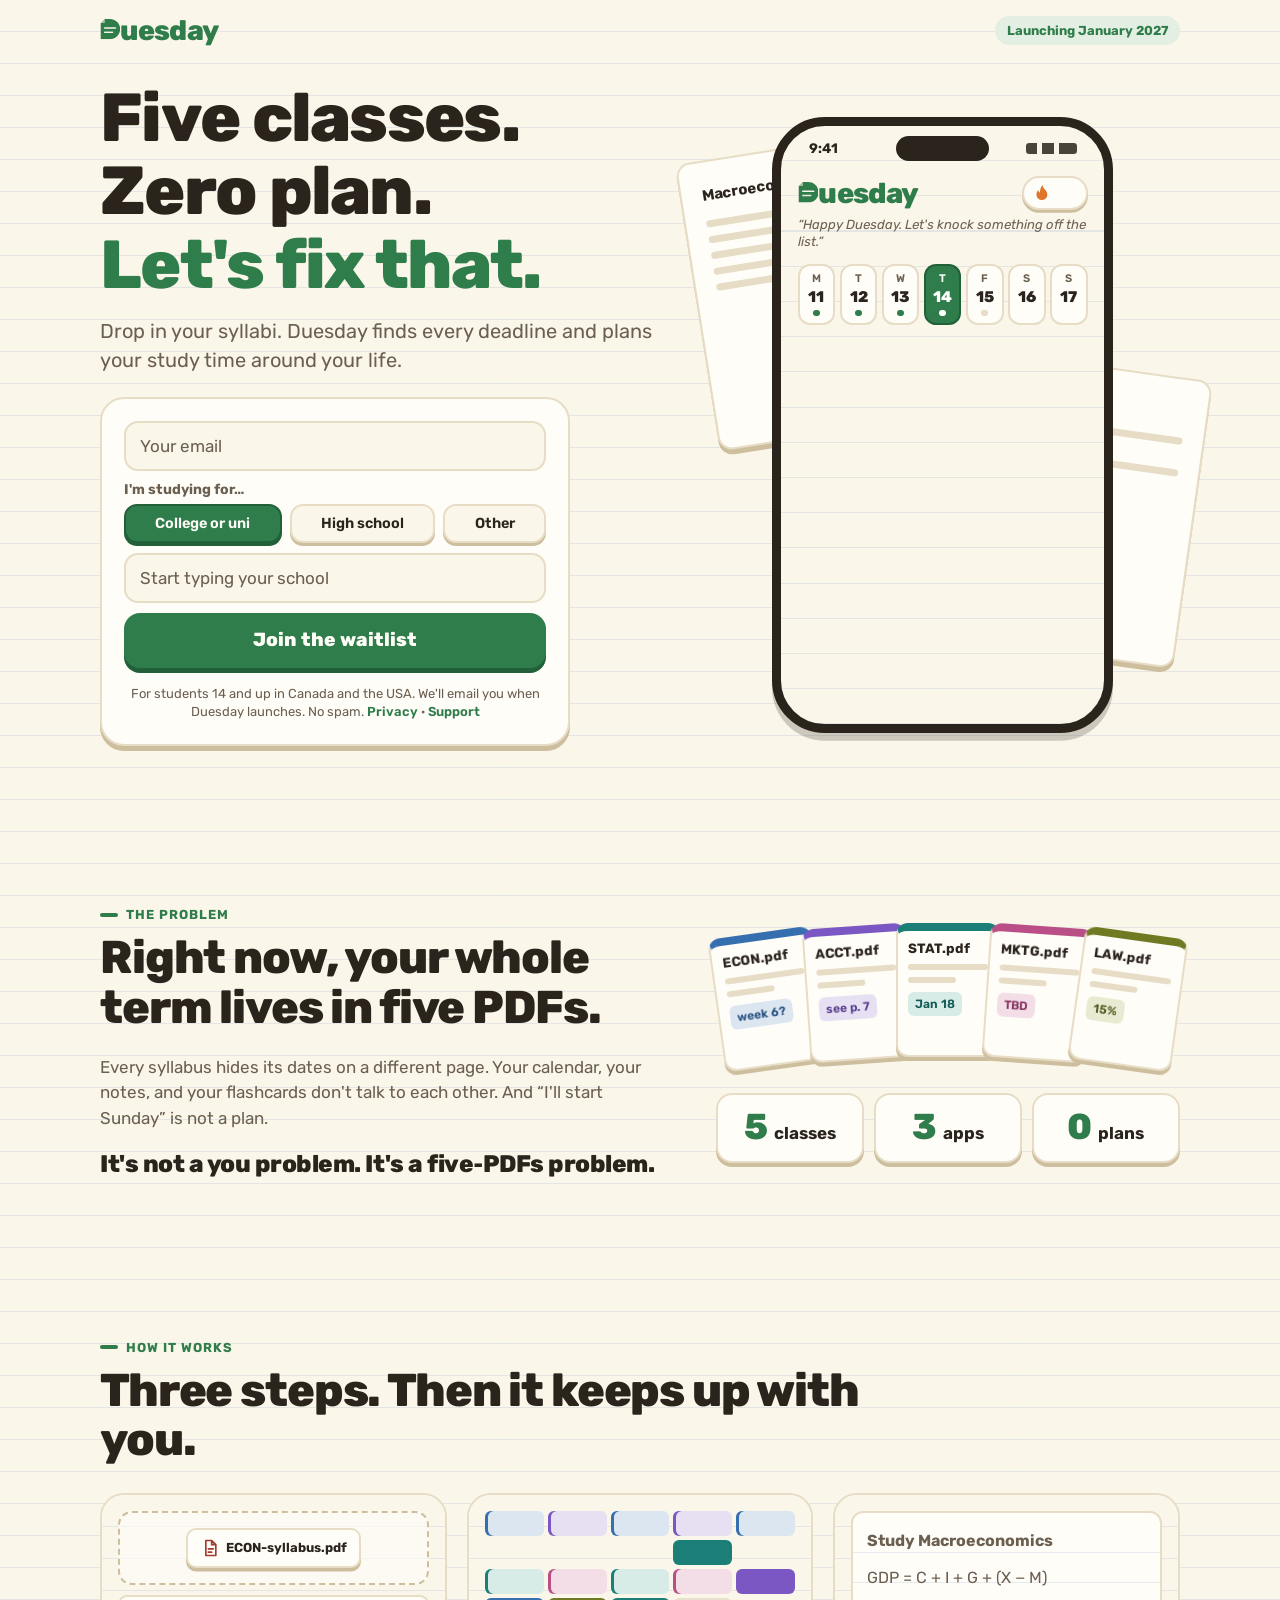
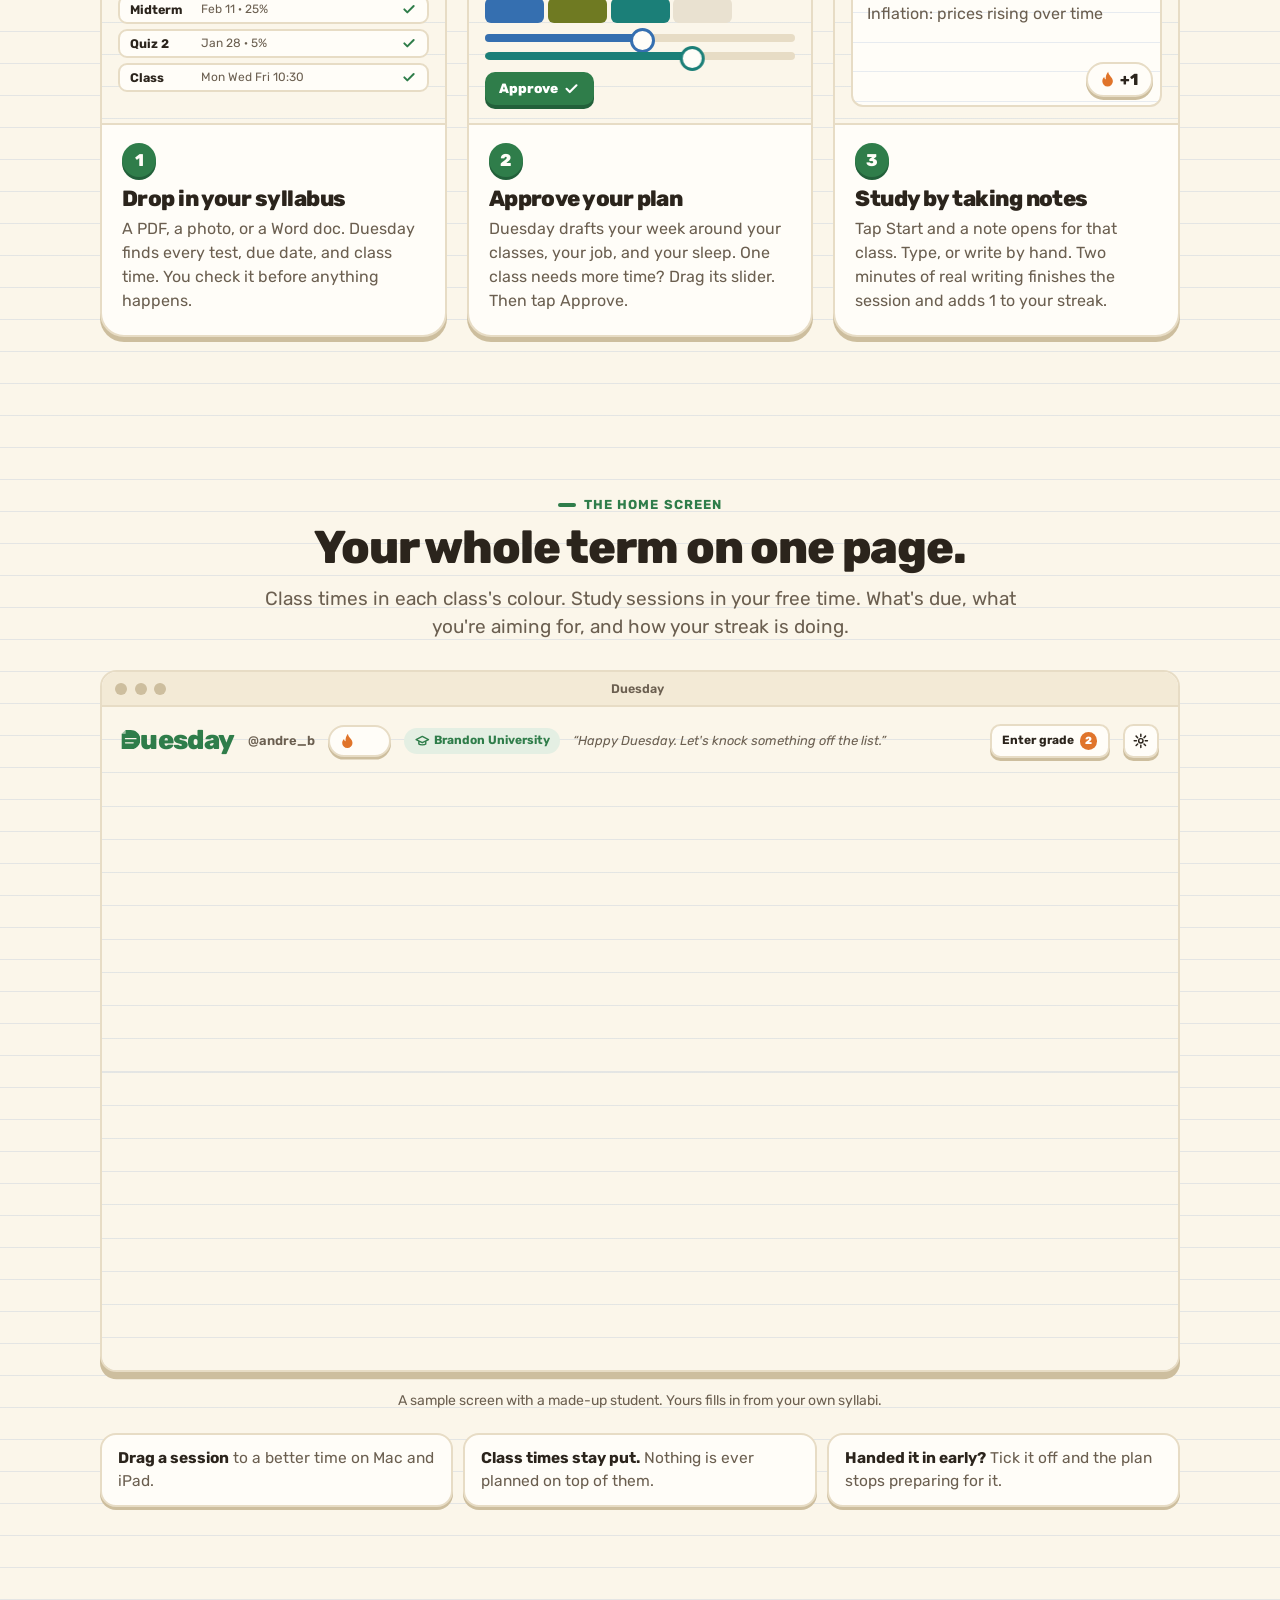
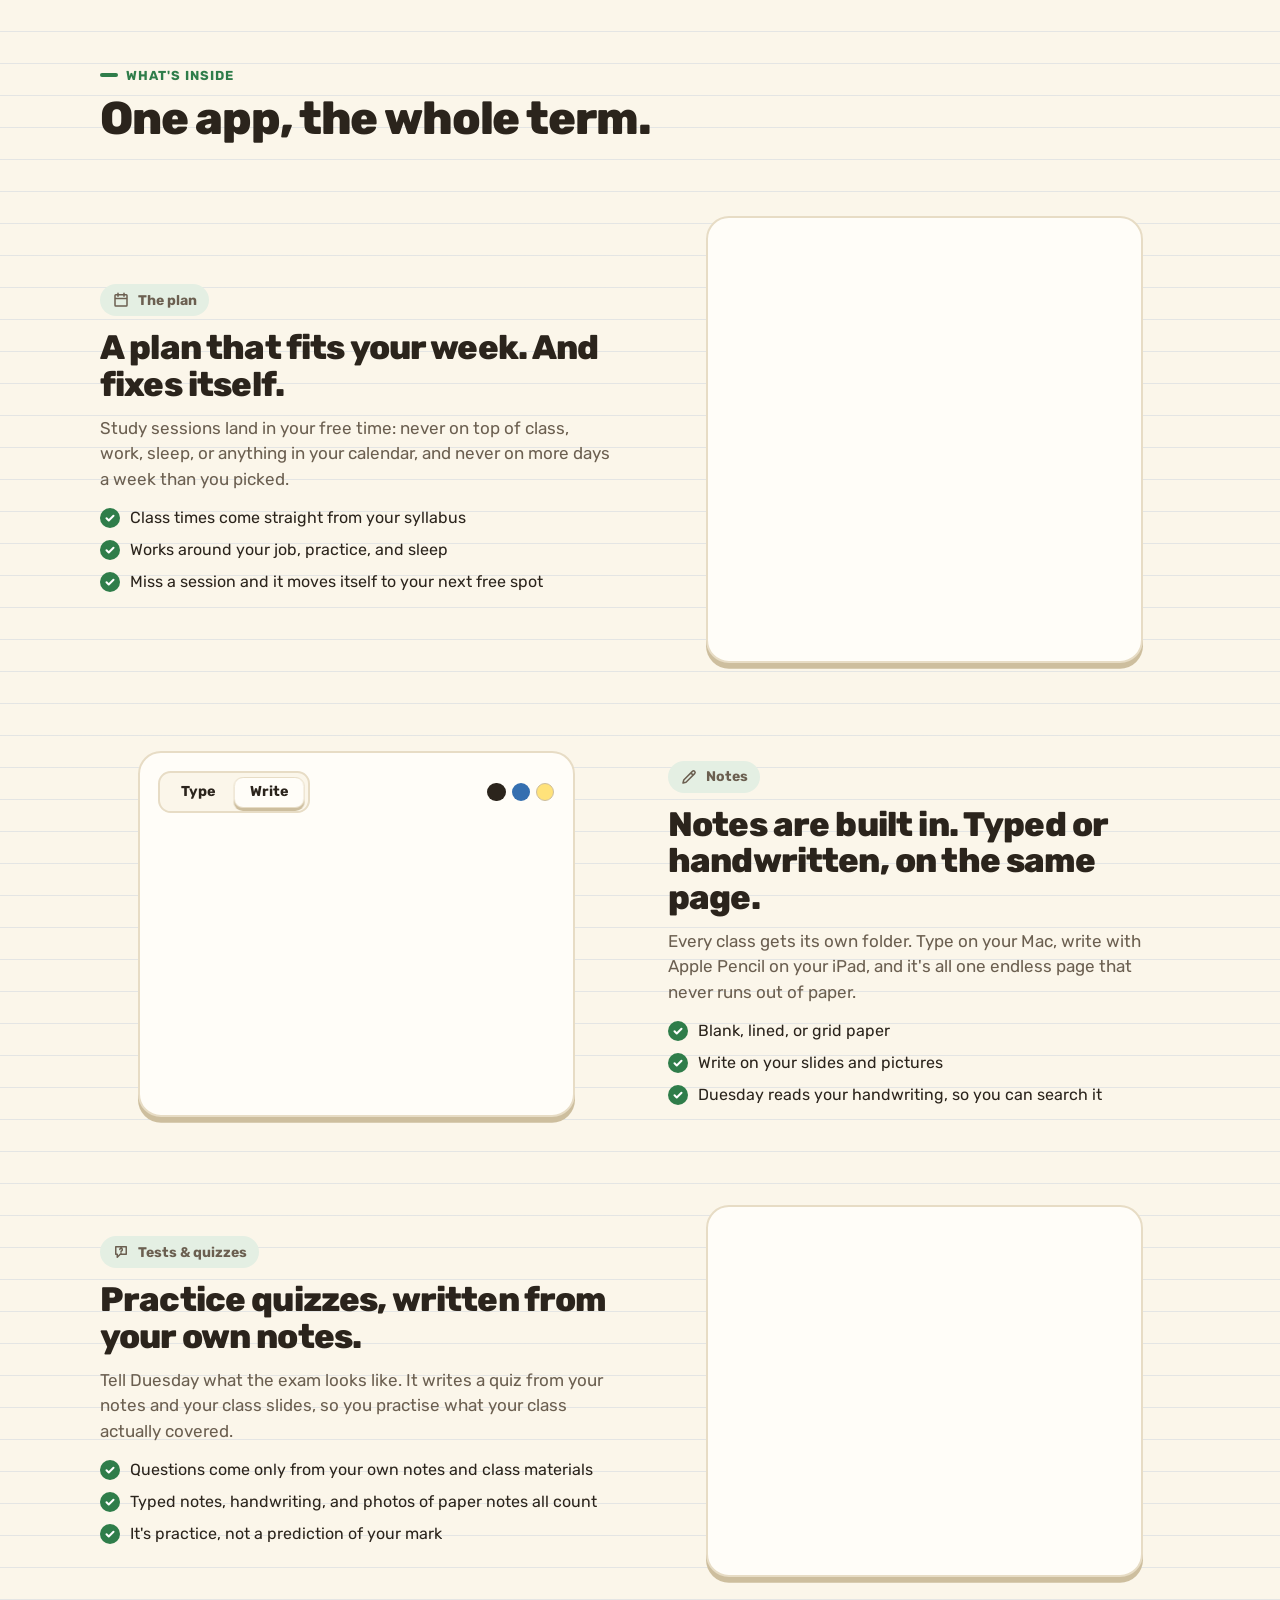
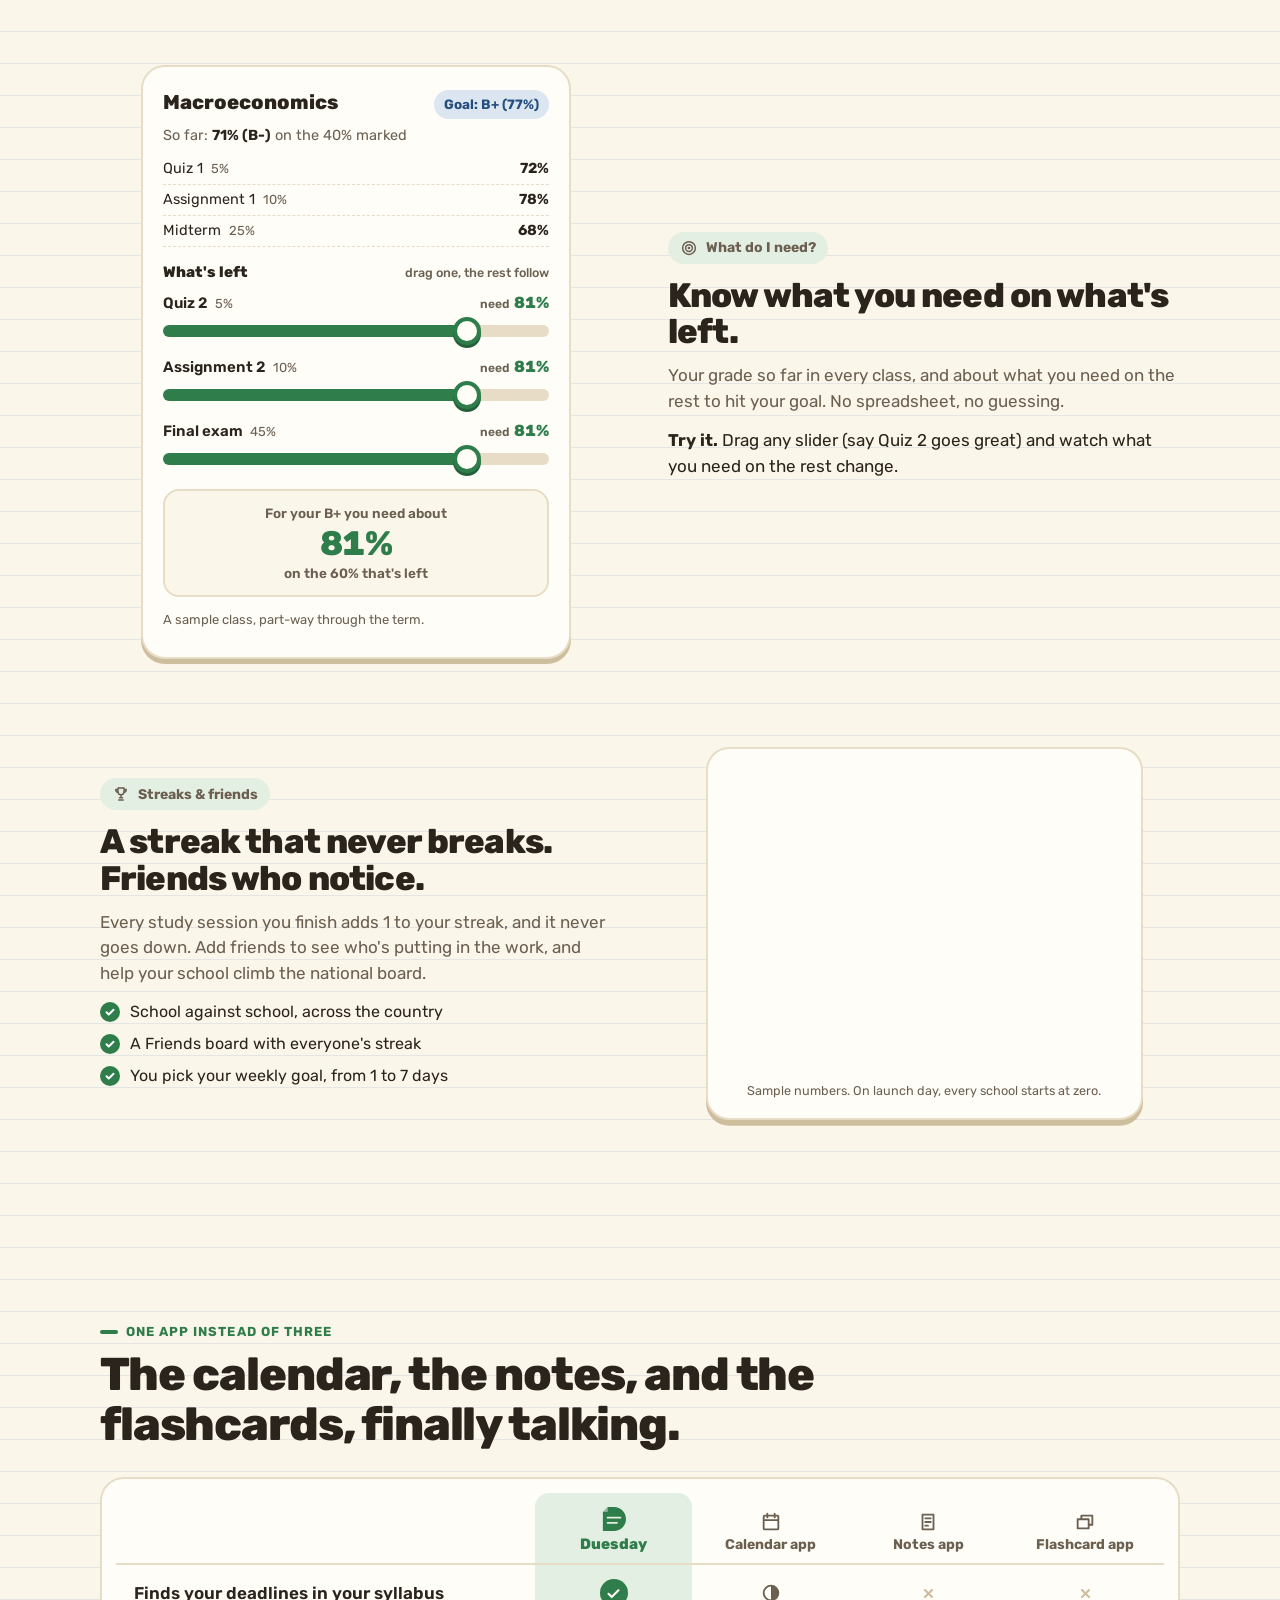
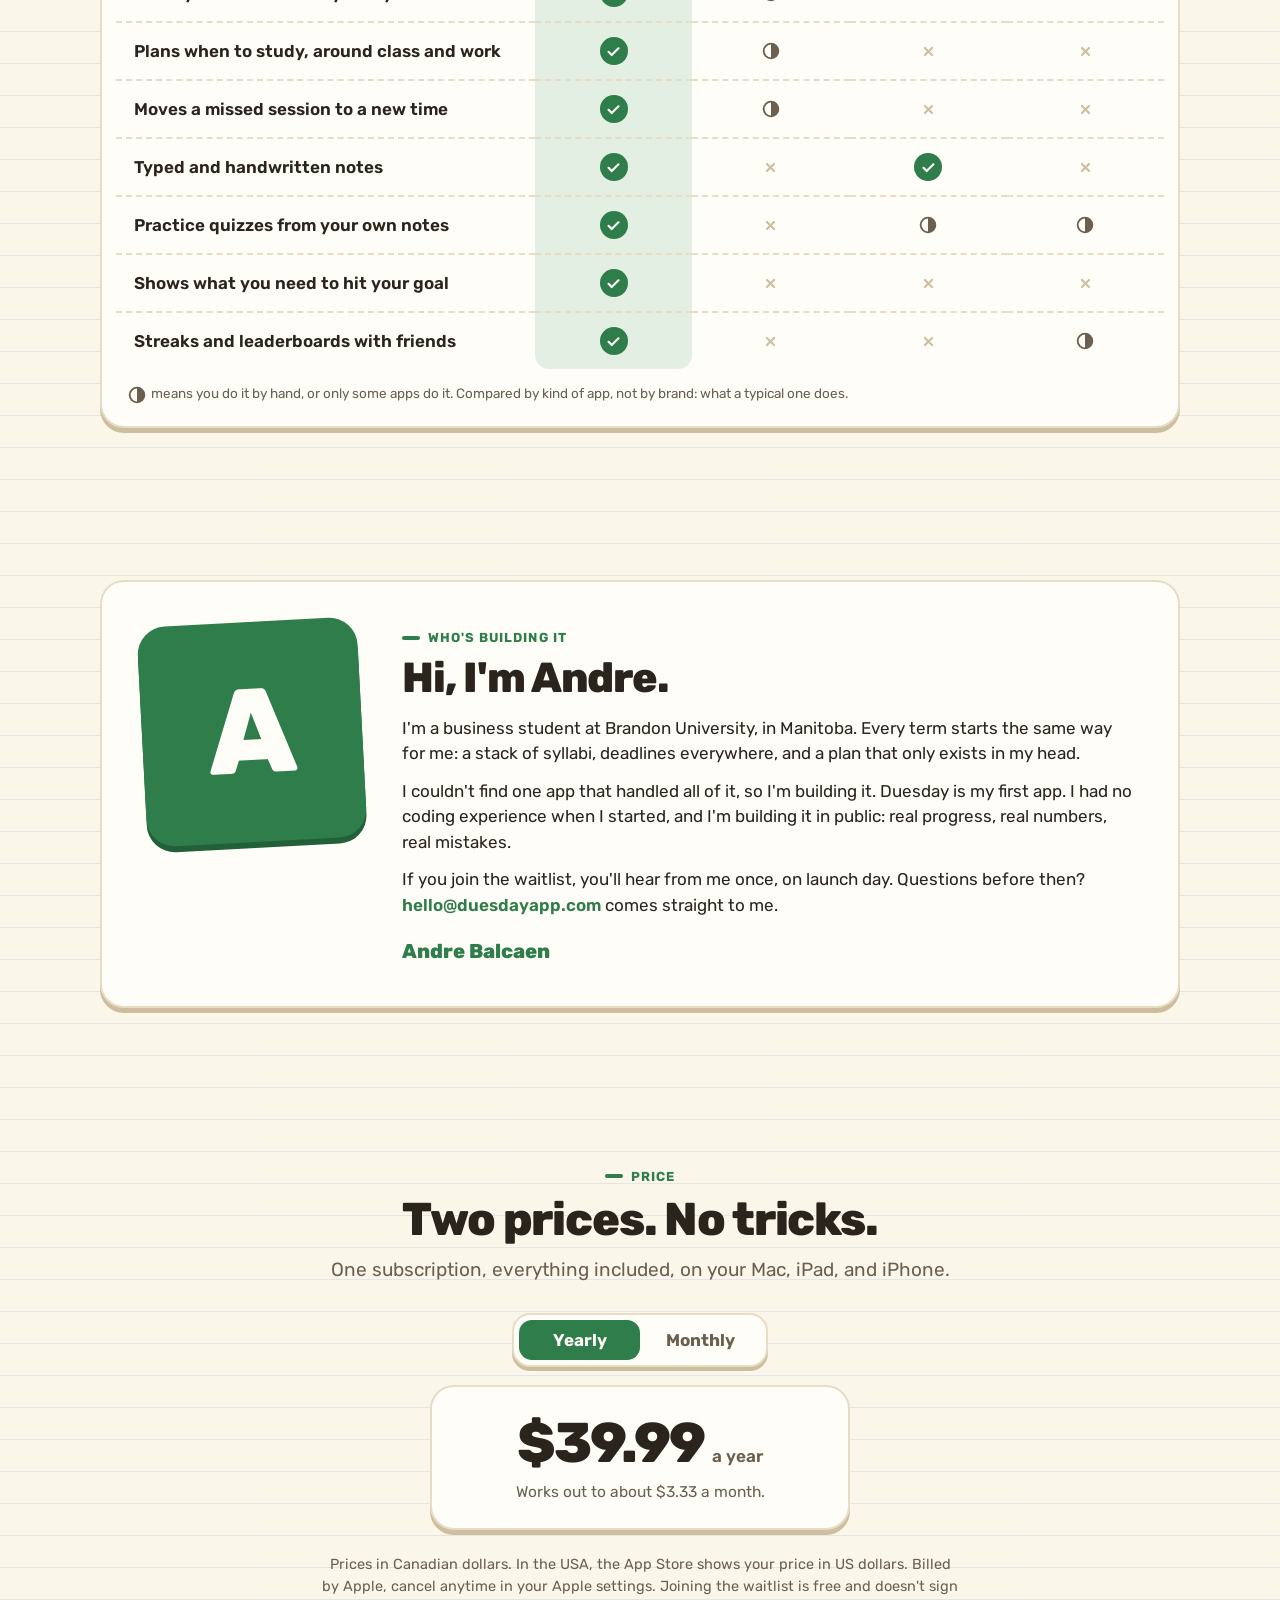
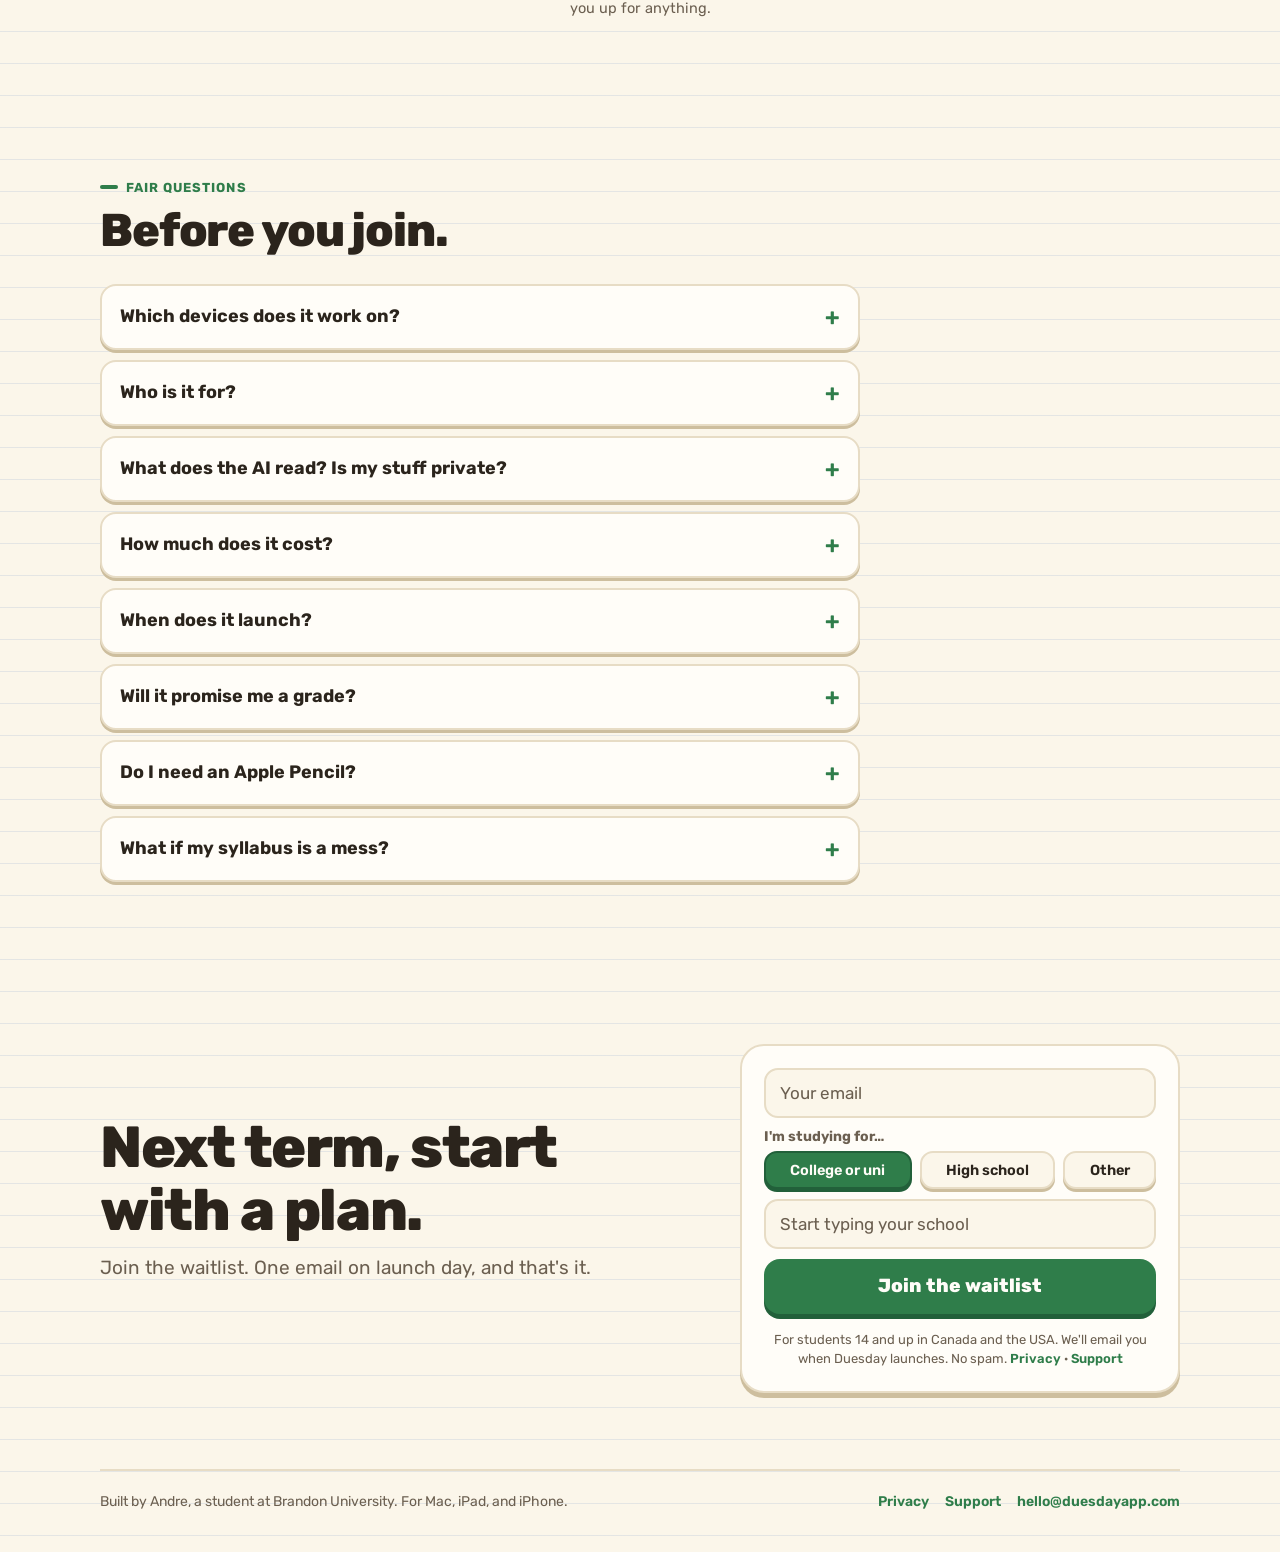
<file: index.html>
<!doctype html>
<html lang="en">
<head>
  <meta charset="utf-8">
  <meta name="viewport" content="width=device-width, initial-scale=1, viewport-fit=cover">
  <meta name="color-scheme" content="light only">
  <title>Duesday: Five classes. Zero plan. Let's fix that.</title>
  <meta name="description" content="Drop in your syllabi. Duesday finds every deadline and plans your study time around your life. Notes, streaks, and friends built in. Join the waitlist: launching January 2027.">
  <meta name="theme-color" content="#FBF6EA">
  <meta property="og:title" content="Five classes. Zero plan. Let's fix that.">
  <meta property="og:description" content="Drop in your syllabi. Duesday finds every deadline and plans your study time around your life. Join the waitlist.">
  <meta property="og:url" content="https://duesdayapp.com/">
  <meta property="og:type" content="website">
  <meta property="og:site_name" content="Duesday">
  <meta property="og:image" content="https://duesdayapp.com/og.png">
  <meta property="og:image:width" content="1200">
  <meta property="og:image:height" content="630">
  <meta property="og:image:alt" content="Duesday: Five classes. Zero plan. Let's fix that.">
  <meta name="twitter:card" content="summary_large_image">
  <meta name="twitter:image" content="https://duesdayapp.com/og.png">
  <link rel="icon" href="favicon.svg?v=2" type="image/svg+xml">
  <link rel="icon" href="icon-32.png?v=2" type="image/png" sizes="32x32">
  <link rel="icon" href="icon-192.png?v=2" type="image/png" sizes="192x192">
  <link rel="apple-touch-icon" href="apple-touch-icon.png">
  <!-- Scroll animations wait for app.js. If it never arrives (slow or blocked), everything simply shows. -->
  <script>document.documentElement.className="reveal-on";setTimeout(function(){if(!window.duesdayReady)document.documentElement.className=""},3000)</script>
  <link rel="preconnect" href="https://fonts.googleapis.com">
  <link rel="preconnect" href="https://fonts.gstatic.com" crossorigin>
  <link rel="stylesheet" href="https://fonts.googleapis.com/css2?family=Rubik:wght@400..800&display=swap">
  <link rel="stylesheet" href="style.css">
  <script src="app.js" defer></script>
</head>
<body class="funnel">
  <!-- Icons, drawn once and reused. -->
  <svg width="0" height="0" style="position:absolute" aria-hidden="true" focusable="false">
    <defs>
      <symbol id="mark" viewBox="22 22 56 56"><path fill-rule="evenodd" d="M24 33L35 22H50C65.46 22 78 34.54 78 50S65.46 78 50 78H24Z M24 33L35 33L35 22Z M35 45H65A2 2 0 0 1 65 49H35A2 2 0 0 1 35 45Z M35 57H57A2 2 0 0 1 57 61H35A2 2 0 0 1 35 57Z"/><path opacity=".45" d="M24 33L35 22V33Z"/></symbol>
      <symbol id="i-flame" viewBox="0 0 24 24"><path d="M12.7 2.3c.4 2.7 1.9 4.3 3.3 6 1.4 1.6 2.6 3.3 2.6 5.8a6.6 6.6 0 0 1-13.2 0c0-2.2 1-3.9 2.4-5.2.1 1.4.8 2.5 1.9 3-.3-3.5.8-7 3-9.6z"/></symbol>
      <symbol id="i-check" viewBox="0 0 24 24"><path d="M5 12.5l4.5 4.5L19 7.5"/></symbol>
      <symbol id="i-x" viewBox="0 0 24 24"><path d="M7 7l10 10M17 7L7 17"/></symbol>
      <symbol id="i-half" viewBox="0 0 24 24"><circle cx="12" cy="12" r="8"/><path d="M12 4a8 8 0 0 1 0 16z" fill="currentColor" stroke="none"/></symbol>
      <symbol id="i-doc" viewBox="0 0 24 24"><path d="M7 3h7l5 5v13H7z M14 3v5h5 M10 13h6 M10 17h4"/></symbol>
      <symbol id="i-cal" viewBox="0 0 24 24"><path d="M5 5h14a1 1 0 0 1 1 1v13a1 1 0 0 1-1 1H5a1 1 0 0 1-1-1V6a1 1 0 0 1 1-1z M4 10h16 M8 3v4 M16 3v4"/></symbol>
      <symbol id="i-note" viewBox="0 0 24 24"><path d="M6 4h12v16H6z M9 8h6 M9 12h6 M9 16h3"/></symbol>
      <symbol id="i-cards" viewBox="0 0 24 24"><path d="M4 9h12v10H4z M8 9V5h12v10h-4"/></symbol>
      <symbol id="i-pencil" viewBox="0 0 24 24"><path d="M4 20l1-4L16.5 4.5a2.1 2.1 0 0 1 3 3L8 19z M14.5 6.5l3 3"/></symbol>
      <symbol id="i-target" viewBox="0 0 24 24"><circle cx="12" cy="12" r="8.5"/><circle cx="12" cy="12" r="4.5"/><circle cx="12" cy="12" r=".8"/></symbol>
      <symbol id="i-trophy" viewBox="0 0 24 24"><path d="M8 4h8v5a4 4 0 0 1-8 0z M8 6H5c0 2.2 1.2 3.7 3.2 4 M16 6h3c0 2.2-1.2 3.7-3.2 4 M12 13v4 M9 20h6 M10 17h4"/></symbol>
      <symbol id="i-quiz" viewBox="0 0 24 24"><path d="M5 5h14v10h-8l-4 4v-4H5z M10.4 8.8a1.7 1.7 0 1 1 2.5 1.5c-.6.3-.9.7-.9 1.3 M12 13.3v.1"/></symbol>
      <symbol id="i-gear" viewBox="0 0 24 24"><circle cx="12" cy="12" r="3"/><path d="M12 3v3M12 18v3M3 12h3M18 12h3M5.6 5.6l2.1 2.1M16.3 16.3l2.1 2.1M5.6 18.4l2.1-2.1M16.3 7.7l2.1-2.1"/></symbol>
      <symbol id="i-cap" viewBox="0 0 24 24"><path d="M3 9.5L12 5l9 4.5-9 4.5z M7 11.5V16c1.5 1.6 8.5 1.6 10 0v-4.5"/></symbol>
      <symbol id="i-eye" viewBox="0 0 24 24"><path d="M2.5 12s3.5-6 9.5-6 9.5 6 9.5 6-3.5 6-9.5 6-9.5-6-9.5-6z"/><circle cx="12" cy="12" r="2.5"/></symbol>
      <symbol id="i-share" viewBox="0 0 24 24"><path d="M12 15V4 M8 8l4-4 4 4 M5 13v6h14v-6"/></symbol>
      <symbol id="i-msg" viewBox="0 0 24 24"><path d="M5 5h14v11h-9l-4 3v-3H5z"/></symbol>
      <symbol id="i-cursor" viewBox="0 0 24 24"><path d="M5 3l14 8-6.5 1.6L10 19z"/></symbol>
    </defs>
  </svg>

  <div class="page">
    <header class="top">
      <a class="wordmark" href="./" aria-label="Duesday home"><svg class="d" aria-hidden="true"><use href="#mark"/></svg><span>uesday</span></a>
      <span class="pill">Launching January 2027</span>
    </header>

    <main>
      <!-- 1. HERO -->
      <section class="hero">
        <div class="hero-copy">
          <h1><span class="l">Five classes.</span> <span class="l">Zero plan.</span> <span class="l hl">Let's fix that.</span></h1>
          <p class="lede">Drop in your syllabi. Duesday finds every deadline and plans your study time around your life.</p>

          <div class="card signup" id="signup">
            <form class="join" novalidate>
              <p class="invited" hidden>A friend saved you a spot. Join and they move up the list.</p>
              <label class="field">
                <span class="sr">Email</span>
                <input type="email" name="email" placeholder="Your email" autocomplete="email" inputmode="email" required>
              </label>
              <fieldset class="who">
                <legend>I'm studying for…</legend>
                <div class="chips">
                  <label class="chip"><input type="radio" name="kind" value="uni" checked><span>College or uni</span></label>
                  <label class="chip"><input type="radio" name="kind" value="high"><span>High school</span></label>
                  <label class="chip"><input type="radio" name="kind" value="other"><span>Other</span></label>
                </div>
              </fieldset>
              <label class="field">
                <span class="sr">School</span>
                <input type="text" name="school" list="schools" placeholder="Start typing your school" autocomplete="off" maxlength="120" required>
              </label>
              <input class="trap" type="text" name="website" tabindex="-1" autocomplete="off" aria-hidden="true">
              <button class="btn" type="submit">
                <span class="label">Join the waitlist</span>
                <span class="spinner" aria-hidden="true"></span>
              </button>
              <p class="error" role="alert" hidden></p>
              <p class="fine">For students 14 and up in Canada and the USA. We'll email you when Duesday launches. No spam. <a href="privacy.html">Privacy</a> · <a href="support.html">Support</a></p>
              <noscript><p class="fine">Joining needs JavaScript. You can also email <a href="mailto:hello@duesdayapp.com">hello@duesdayapp.com</a> and we'll add you.</p></noscript>
            </form>
            <p class="also-in" hidden>You're on the list. <a href="#signup">See your spot and your invite link</a></p>

            <!-- 11. AFTER SIGNING UP (shown in place of whichever form was used) -->
            <div id="done" hidden aria-live="polite">
              <div class="win">
                <svg class="check" viewBox="0 0 72 72" aria-hidden="true">
                  <g><circle class="disc" cx="36" cy="36" r="34"/><path class="tick" d="M22 37l10 10 19-21"/><rect class="wipe" x="16" y="18" width="42" height="36"/></g>
                </svg>
              </div>
              <h2 id="done-title">You're in!</h2>
              <p class="spot">You're <span class="num">#<span id="spot">0</span></span> on the list</p>
              <p class="muted" id="total"></p>
              <div class="invite">
                <p><strong>Want to move up?</strong> Every friend who joins with your link bumps you up the list. Top inviters get their first month free.</p>
                <div class="linkrow">
                  <input id="link" readonly aria-label="Your invite link">
                  <button class="btn small" id="copy" type="button">Copy</button>
                </div>
                <div class="sharerow">
                  <button class="btn secondary small" id="share" type="button" hidden><svg class="ic" aria-hidden="true"><use href="#i-share"/></svg>Share</button>
                  <a class="btn secondary small" id="text-it" href="#"><svg class="ic" aria-hidden="true"><use href="#i-msg"/></svg>Text a friend</a>
                </div>
              </div>
            </div>
          </div>
          <p class="live-count" aria-live="polite">&nbsp;</p>
        </div>

        <div class="hero-mock">
          <div class="sheet-bg s-a" aria-hidden="true"><b>Macroeconomics</b><i></i><i></i><i class="w60"></i><i></i><i class="w40"></i></div>
          <div class="sheet-bg s-b" aria-hidden="true"><b>Business Law</b><i></i><i class="w60"></i><i></i><i class="w40"></i></div>
          <div class="phone peek mock loop" style="--loop:16s" role="img" aria-label="Duesday's Home screen on an iPhone, with sample data: today's classes, a study session being finished, and the streak going up by one.">
            <div class="screen">
              <div class="p-status"><b>9:41</b><u></u></div>
              <div class="p-head">
                <span class="wordmark"><svg class="d"><use href="#mark"/></svg><span>uesday</span></span>
                <span class="streak-pill"><svg class="ic fill bounce"><use href="#i-flame"/></svg><b class="roll ra"><span>12</span><span>13</span></b></span>
              </div>
              <p class="p-quote">“Happy Duesday. Let's knock something off the list.”</p>
              <div class="strip">
                <span><i>M</i><b>11</b><u class="on"></u></span><span><i>T</i><b>12</b><u class="on"></u></span><span><i>W</i><b>13</b><u class="on"></u></span><span class="today"><i>T</i><b>14</b><u></u></span><span><i>F</i><b>15</b><u></u></span><span><i>S</i><b>16</b></span><span><i>S</i><b>17</b></span>
              </div>
              <div class="ag dipper">
                <div class="ag-row ct c5"><span class="t">11:00</span><b>Business Law</b></div>
                <div class="ag-sess c3">
                  <div><b>Exam Prep Statistics</b><span class="meta">12:30 PM · 90 min</span></div>
                  <span class="start"><em>Start</em></span><u class="tap"></u>
                  <span class="ok"><svg class="ic"><use href="#i-check"/></svg></span><u class="bar"></u>
                </div>
                <div class="ag-row ct c4"><span class="t">2:30</span><b>Marketing</b></div>
              </div>
              <div class="m-card due dipper" style="--n:4">
                <div class="m-head"><b>Due</b><span class="sub">Submitted</span></div>
                <div class="due-list"><div class="due-rows">
                  <div class="due-row out"><span class="nm"><b>Assignment 2</b> Accounting</span><u class="tick go"><svg class="ic"><use href="#i-check"/></svg></u><span class="days red">1 day</span></div>
                  <div class="due-row"><span class="nm"><b>Midterm</b> Statistics</span><u class="tick"></u><span class="days"><span class="roll rb"><span class="orange">4 days</span><span class="red">3 days</span></span></span></div>
                  <div class="due-row"><span class="nm"><b>Quiz 2</b> Marketing</span><u class="tick"></u><span class="days"><span class="roll rb"><span class="orange">5 days</span><span class="orange">4 days</span></span></span></div>
                  <div class="due-row"><span class="nm"><b>Case brief</b> Business Law</span><u class="tick"></u><span class="days"><span class="roll rb"><span class="orange">8 days</span><span class="orange">7 days</span></span></span></div>
                  <div class="due-row"><span class="nm"><b>Midterm</b> Macroeconomics</span><u class="tick"></u><span class="days"><span class="roll rb"><span>13 days</span><span>12 days</span></span></span></div>
                </div></div>
              </div>
            </div>
          </div>
        </div>
      </section>

      <!-- 2. THE PROBLEM -->
      <section class="sec problem" id="problem">
        <div class="problem-grid">
          <div class="problem-copy">
            <div class="sec-head reveal">
              <p class="eyebrow">The problem</p>
              <h2>Right now, your whole term lives in five PDFs.</h2>
            </div>
            <p class="problem-text reveal">Every syllabus hides its dates on a different page. Your calendar, your notes, and your flashcards don't talk to each other. And “I'll start Sunday” is not a plan.</p>
            <p class="kicker reveal">It's not a you problem. It's a five‑PDFs problem.</p>
          </div>
          <div class="problem-show">
            <div class="fan reveal" role="img" aria-label="Five syllabus PDFs, one for each class, each with its deadline written a different way.">
              <div class="sheet fa1 c1"><b>ECON.pdf</b><i></i><i class="w60"></i><em>week 6?</em></div>
              <div class="sheet fa2 c2"><b>ACCT.pdf</b><i></i><i class="w60"></i><em>see p. 7</em></div>
              <div class="sheet fa3 c3"><b>STAT.pdf</b><i></i><i class="w60"></i><em>Jan 18</em></div>
              <div class="sheet fa4 c4"><b>MKTG.pdf</b><i></i><i class="w60"></i><em>TBD</em></div>
              <div class="sheet fa5 c5"><b>LAW.pdf</b><i></i><i class="w60"></i><em>15%</em></div>
            </div>
            <ul class="stats reveal">
              <li><b>5</b><span>classes</span></li>
              <li><b>3</b><span>apps</span></li>
              <li><b>0</b><span>plans</span></li>
            </ul>
          </div>
        </div>
      </section>


      <!-- 3. HOW IT WORKS -->
      <section class="sec steps" id="how">
        <div class="sec-head reveal">
          <p class="eyebrow">How it works</p>
          <h2>Three steps. Then it keeps up with you.</h2>
        </div>
        <ol class="step-list">
          <li class="step card reveal">
            <div class="sm sm-drop mock" aria-hidden="true">
              <div class="zone">
                <div class="pdf"><svg class="ic"><use href="#i-doc"/></svg><b>ECON-syllabus.pdf</b></div>
              </div>
              <div class="found f1"><b>Midterm</b><span>Feb 11 · 25%</span><svg class="ic"><use href="#i-check"/></svg></div>
              <div class="found f2"><b>Quiz 2</b><span>Jan 28 · 5%</span><svg class="ic"><use href="#i-check"/></svg></div>
              <div class="found f3"><b>Class</b><span>Mon Wed Fri 10:30</span><svg class="ic"><use href="#i-check"/></svg></div>
            </div>
            <div class="step-copy">
              <span class="num">1</span>
              <h3>Drop in your syllabus</h3>
              <p>A PDF, a photo, or a Word doc. Duesday finds every test, due date, and class time. You check it before anything happens.</p>
            </div>
          </li>
          <li class="step card reveal" style="--d:.1s">
            <div class="sm sm-plan mock" aria-hidden="true">
              <div class="mini-week">
                <i class="mw ct c1" style="--x:0;--y:0"></i><i class="mw ct c3" style="--x:0;--y:2"></i><i class="mw ss c1 pop q1" style="--x:0;--y:3"></i>
                <i class="mw ct c2" style="--x:1;--y:0"></i><i class="mw ct c4" style="--x:1;--y:2"></i><i class="mw ss c5 pop q2" style="--x:1;--y:3"></i>
                <i class="mw ct c1" style="--x:2;--y:0"></i><i class="mw ct c3" style="--x:2;--y:2"></i><i class="mw ss c3 pop q3" style="--x:2;--y:3"></i>
                <i class="mw ct c2" style="--x:3;--y:0"></i><i class="mw ss c3 pop q4" style="--x:3;--y:1"></i><i class="mw ct c4" style="--x:3;--y:2"></i><i class="mw busy" style="--x:3;--y:3"></i>
                <i class="mw ct c1" style="--x:4;--y:0"></i><i class="mw ss c2 pop q5" style="--x:4;--y:2"></i>
              </div>
              <div class="sliders">
                <span class="sl c1"><i></i></span><span class="sl c3 more"><i></i></span>
              </div>
              <span class="approve"><em>Approve</em><svg class="ic"><use href="#i-check"/></svg></span>
            </div>
            <div class="step-copy">
              <span class="num">2</span>
              <h3>Approve your plan</h3>
              <p>Duesday drafts your week around your classes, your job, and your sleep. One class needs more time? Drag its slider. Then tap Approve.</p>
            </div>
          </li>
          <li class="step card reveal" style="--d:.2s">
            <div class="sm sm-note mock" aria-hidden="true">
              <div class="np">
                <p class="tl t1"><b>Study Macroeconomics</b></p>
                <p class="tl t2">GDP = C + I + G + (X − M)</p>
                <p class="tl t3">Inflation: prices rising over time</p>
              </div>
              <span class="plus1"><svg class="ic fill"><use href="#i-flame"/></svg>+1</span>
            </div>
            <div class="step-copy">
              <span class="num">3</span>
              <h3>Study by taking notes</h3>
              <p>Tap Start and a note opens for that class. Type, or write by hand. Two minutes of real writing finishes the session and adds 1 to your streak.</p>
            </div>
          </li>
        </ol>
      </section>

      <!-- 4. THE HOME SCREEN -->
      <section class="sec home-sec" id="home">
        <div class="sec-head center reveal">
          <p class="eyebrow">The Home screen</p>
          <h2>Your whole term on one page.</h2>
          <p class="sub">Class times in each class's colour. Study sessions in your free time. What's due, what you're aiming for, and how your streak is doing.</p>
        </div>

        <!-- Mac window (tablet and desktop) -->
        <div class="mac-wrap reveal">
          <div class="mac mock loop" style="--loop:16s" role="img" aria-label="Duesday's Home screen on a Mac, with sample data: this week's classes and study sessions on an hour grid, five classes with their goals, what's due, a friends leaderboard, and grades so far. A study session is dragged to Sunday, another is finished, and the streak goes from 12 to 13.">
            <div class="mac-bar"><i></i><i></i><i></i><span>Duesday</span></div>
            <div class="h">
              <div class="h-top">
                <span class="wordmark"><svg class="d"><use href="#mark"/></svg><span>uesday</span></span>
                <span class="h-user">@andre_b</span>
                <span class="streak-pill"><svg class="ic fill bounce"><use href="#i-flame"/></svg><b class="roll ra"><span>12</span><span>13</span></b></span>
                <span class="badge"><svg class="ic"><use href="#i-cap"/></svg><b>Brandon University</b></span>
                <span class="h-quote">“Happy Duesday. Let's knock something off the list.”</span>
                <span class="mini-btn"><b>Enter grade</b><i class="count">2</i></span>
                <span class="mini-btn icon"><svg class="ic"><use href="#i-gear"/></svg></span>
              </div>
              <div class="h-body dipper">
                <div class="m-card week">
                  <div class="m-head"><b>This week</b><span class="sub">Jan 11 to 17</span></div>
                  <div class="wk-days"><span></span><span>Mon <b>11</b></span><span>Tue <b>12</b></span><span>Wed <b>13</b></span><span class="today">Thu <b>14</b></span><span>Fri <b>15</b></span><span>Sat <b>16</b></span><span>Sun <b>17</b></span></div>
                  <div class="wk-grid">
                    <i class="hr" style="--r:0">8 AM</i><i class="hr" style="--r:1">9</i><i class="hr" style="--r:2">10</i><i class="hr" style="--r:3">11</i><i class="hr" style="--r:4">12 PM</i><i class="hr" style="--r:5">1</i><i class="hr" style="--r:6">2</i><i class="hr" style="--r:7">3</i><i class="hr" style="--r:8">4</i><i class="hr" style="--r:9">5</i><i class="hr" style="--r:10">6</i><i class="hr" style="--r:11">7</i><i class="hr" style="--r:12">8</i>
                    <!-- Monday -->
                    <div class="blk ct c1" style="--d:1;--s:5;--e:7"><b>Macro&shy;economics</b></div>
                    <div class="blk ct c3" style="--d:1;--s:10;--e:13"><b>Business Statis&shy;tics</b></div>
                    <div class="blk ss c1" style="--d:1;--s:14;--e:17"><b>Study Macro&shy;economics</b><span class="ok on"><svg class="ic"><use href="#i-check"/></svg></span></div>
                    <div class="blk busy" style="--d:1;--s:21;--e:25"><b>Practice</b></div>
                    <!-- Tuesday -->
                    <div class="blk ct c2" style="--d:2;--s:2;--e:5"><b>Financial Account&shy;ing</b></div>
                    <div class="blk ct c5" style="--d:2;--s:6;--e:9"><b>Business Law</b></div>
                    <div class="blk ct c4" style="--d:2;--s:13;--e:16"><b>Market&shy;ing</b></div>
                    <div class="blk ss c5" style="--d:2;--s:17;--e:20"><b>Study Business Law</b><span class="ok on"><svg class="ic"><use href="#i-check"/></svg></span></div>
                    <!-- Wednesday -->
                    <div class="blk ct c1" style="--d:3;--s:5;--e:7"><b>Macro&shy;economics</b></div>
                    <div class="blk ct c3" style="--d:3;--s:10;--e:13"><b>Business Statis&shy;tics</b></div>
                    <div class="blk ss c3" style="--d:3;--s:14;--e:17"><b>Exam Prep Statis&shy;tics</b><span class="ok on"><svg class="ic"><use href="#i-check"/></svg></span></div>
                    <!-- Thursday (today) -->
                    <div class="blk ct c2" style="--d:4;--s:2;--e:5"><b>Financial Account&shy;ing</b></div>
                    <div class="blk ct c5" style="--d:4;--s:6;--e:9"><b>Business Law</b></div>
                    <div class="blk ss c3 live" style="--d:4;--s:9;--e:12"><b>Exam Prep Statis&shy;tics</b><span class="ok"><svg class="ic"><use href="#i-check"/></svg></span></div>
                    <div class="blk ct c4" style="--d:4;--s:13;--e:16"><b>Market&shy;ing</b></div>
                    <div class="blk busy" style="--d:4;--s:18;--e:26"><b>Work</b></div>
                    <i class="now" style="--d:4;--s:8"></i>
                    <!-- Friday -->
                    <div class="blk ct c1" style="--d:5;--s:5;--e:7"><b>Macro&shy;economics</b></div>
                    <div class="blk ss c2 drag" style="--d:5;--s:10;--e:13"><b>Study Account&shy;ing</b></div>
                    <i class="cur" style="--d:5;--s:10;--e:13"><svg class="ic"><use href="#i-cursor"/></svg></i>
                    <!-- Saturday, Sunday -->
                    <div class="blk busy" style="--d:6;--s:4;--e:16"><b>Work</b></div>
                    <i class="ghost c2" style="--d:7;--s:12;--e:15"></i>
                  </div>
                  <div class="wk-foot"><span class="mini-btn"><b>Schedule</b></span><span class="mini-btn"><b>Blocked hours</b></span><span class="mini-btn icon"><b>+</b></span></div>
                </div>

                <div class="h-side">
                  <div class="h-cols">
                    <div class="col">
                      <div class="m-card classes">
                        <div class="m-head"><b>My classes</b></div>
                        <span class="cls c1"><b>Macroeconomics</b><em>Aiming for A-</em></span>
                        <span class="cls c2"><b>Financial Accounting</b><em>Aiming for B+</em></span>
                        <span class="cls c3"><b>Business Statistics</b><em>Aiming for B</em></span>
                        <span class="cls c4"><b>Marketing</b><em>Aiming for A</em></span>
                        <span class="cls c5"><b>Business Law</b><em>Aiming for B+</em></span>
                      </div>
                      <span class="quiz-btn" data-quizzes><svg class="ic"><use href="#i-quiz"/></svg><b>Tests &amp; quizzes</b></span>
                      <div class="m-card folders">
                        <div class="m-head"><b>Other folders</b></div>
                        <span class="fld"><b>Business Society</b></span>
                        <span class="fld"><b>Unfiled</b></span>
                      </div>
                    </div>
                    <div class="col">
                      <div class="m-card due" style="--n:6">
                        <div class="m-head"><b>Due</b><span class="sub">Submitted</span></div>
                        <div class="due-list"><div class="due-rows">
                          <div class="due-row out"><span class="nm"><b>Assignment 2</b> Accounting</span><u class="tick go"><svg class="ic"><use href="#i-check"/></svg></u><span class="days red">1 day</span></div>
                          <div class="due-row"><span class="nm"><b>Midterm</b> Statistics</span><u class="tick"></u><span class="days"><span class="roll rb"><span class="orange">4 days</span><span class="red">3 days</span></span></span></div>
                          <div class="due-row"><span class="nm"><b>Quiz 2</b> Marketing</span><u class="tick"></u><span class="days"><span class="roll rb"><span class="orange">5 days</span><span class="orange">4 days</span></span></span></div>
                          <div class="due-row"><span class="nm"><b>Case brief</b> Business Law</span><u class="tick"></u><span class="days"><span class="roll rb"><span class="orange">8 days</span><span class="orange">7 days</span></span></span></div>
                          <div class="due-row"><span class="nm"><b>Midterm</b> Macroeconomics</span><u class="tick"></u><span class="days"><span class="roll rb"><span>13 days</span><span>12 days</span></span></span></div>
                          <div class="due-row"><span class="nm"><b>Assignment 3</b> Accounting</span><u class="tick"></u><span class="days"><span class="roll rb"><span>15 days</span><span>14 days</span></span></span></div>
                          <div class="due-row"><span class="nm"><b>Midterm</b> Marketing</span><u class="tick"></u><span class="days"><span class="roll rb"><span>19 days</span><span>18 days</span></span></span></div>
                        </div></div>
                      </div>
                      <div class="m-card lb">
                        <div class="m-head"><b>Leaderboards</b><span class="tabs"><i class="on">Friends</i><i>National</i></span></div>
                        <ol class="lb-rows">
                          <li><i class="rk">1</i><span class="lb-move"><b>Maya K.</b><span class="sc"><svg class="ic fill"><use href="#i-flame"/></svg><em>41</em></span></span></li>
                          <li><i class="rk">2</i><span class="lb-move down"><b>Jordan T.</b><span class="sc"><svg class="ic fill"><use href="#i-flame"/></svg><em>12</em></span></span></li>
                          <li><i class="rk">3</i><span class="lb-move up you"><b>You</b><span class="sc"><svg class="ic fill"><use href="#i-flame"/></svg><em class="roll ra"><span>12</span><span>13</span></em></span></span></li>
                          <li><i class="rk">4</i><span class="lb-move"><b>Sam R.</b><span class="sc"><svg class="ic fill"><use href="#i-flame"/></svg><em>9</em></span></span></li>
                          <li><i class="rk">5</i><span class="lb-move"><b>Priya D.</b><span class="sc"><svg class="ic fill"><use href="#i-flame"/></svg><em>6</em></span></span></li>
                        </ol>
                      </div>
                    </div>
                  </div>
                  <div class="m-card grades">
                    <div class="m-head"><b>My grades</b><span class="sub"><svg class="ic"><use href="#i-eye"/></svg></span></div>
                    <div class="g-row">
                      <span class="g c1"><b>B+</b><em>Macro</em><i>goal A-</i></span>
                      <span class="g c2"><b>B+</b><em>Accounting</em><i>goal B+</i></span>
                      <span class="g c3"><b>C+</b><em>Statistics</em><i>goal B</i></span>
                      <span class="g c4"><b>A-</b><em>Marketing</em><i>goal A</i></span>
                      <span class="g c5"><b>B</b><em>Law</em><i>goal B+</i></span>
                    </div>
                  </div>
                </div>
              </div>
            </div>
          </div>
        </div>

        <!-- iPhone (phones) -->
        <div class="phone-wrap reveal">
          <div class="phone full mock loop" style="--loop:16s" role="img" aria-label="Duesday's Home screen on an iPhone, with sample data: today's classes and study session, what's due, five classes with their goals, a friends leaderboard, and grades so far. A study session is finished and the streak goes from 12 to 13.">
            <div class="screen"><div class="scroller">
              <div class="p-status"><b>9:41</b><u></u></div>
              <div class="p-head">
                <span class="wordmark"><svg class="d"><use href="#mark"/></svg><span>uesday</span></span>
                <span class="streak-pill"><svg class="ic fill bounce"><use href="#i-flame"/></svg><b class="roll ra"><span>12</span><span>13</span></b></span>
              </div>
              <p class="p-quote">“Happy Duesday. Let's knock something off the list.”</p>
              <div class="strip">
                <span><i>M</i><b>11</b><u class="on"></u></span><span><i>T</i><b>12</b><u class="on"></u></span><span><i>W</i><b>13</b><u class="on"></u></span><span class="today"><i>T</i><b>14</b><u></u></span><span><i>F</i><b>15</b><u></u></span><span><i>S</i><b>16</b></span><span><i>S</i><b>17</b></span>
              </div>
              <div class="ag dipper">
                <div class="ag-row ct c2"><span class="t">9:00</span><b>Financial Accounting</b></div>
                <div class="ag-row ct c5"><span class="t">11:00</span><b>Business Law</b></div>
                <div class="ag-sess c3">
                  <div><b>Exam Prep Statistics</b><span class="meta">12:30 PM · 90 min</span></div>
                  <span class="start"><em>Start</em></span><u class="tap"></u>
                  <span class="ok"><svg class="ic"><use href="#i-check"/></svg></span><u class="bar"></u>
                </div>
                <div class="ag-row ct c4"><span class="t">2:30</span><b>Marketing</b></div>
                <div class="ag-row busy"><span class="t">5:00</span><b>Work</b></div>
              </div>
              <div class="m-card due dipper" style="--n:4">
                <div class="m-head"><b>Due</b><span class="sub">Submitted</span></div>
                <div class="due-list"><div class="due-rows">
                  <div class="due-row out"><span class="nm"><b>Assignment 2</b> Accounting</span><u class="tick go"><svg class="ic"><use href="#i-check"/></svg></u><span class="days red">1 day</span></div>
                  <div class="due-row"><span class="nm"><b>Midterm</b> Statistics</span><u class="tick"></u><span class="days"><span class="roll rb"><span class="orange">4 days</span><span class="red">3 days</span></span></span></div>
                  <div class="due-row"><span class="nm"><b>Quiz 2</b> Marketing</span><u class="tick"></u><span class="days"><span class="roll rb"><span class="orange">5 days</span><span class="orange">4 days</span></span></span></div>
                  <div class="due-row"><span class="nm"><b>Case brief</b> Business Law</span><u class="tick"></u><span class="days"><span class="roll rb"><span class="orange">8 days</span><span class="orange">7 days</span></span></span></div>
                  <div class="due-row"><span class="nm"><b>Midterm</b> Macroeconomics</span><u class="tick"></u><span class="days"><span class="roll rb"><span>13 days</span><span>12 days</span></span></span></div>
                </div></div>
              </div>
              <div class="tiles">
                <span class="cls c1"><b>Macroeconomics</b><em>Aiming for A-</em></span>
                <span class="cls c2"><b>Financial Accounting</b><em>Aiming for B+</em></span>
                <span class="cls c3"><b>Business Statistics</b><em>Aiming for B</em></span>
                <span class="cls c4"><b>Marketing</b><em>Aiming for A</em></span>
                <span class="cls c5"><b>Business Law</b><em>Aiming for B+</em></span>
                <span class="quiz-btn" data-quizzes><svg class="ic"><use href="#i-quiz"/></svg><b>Tests &amp; quizzes</b></span>
              </div>
              <div class="m-card lb late">
                <div class="m-head"><b>Leaderboards</b><span class="tabs"><i class="on">Friends</i><i>National</i></span></div>
                <ol class="lb-rows">
                  <li><i class="rk">1</i><span class="lb-move"><b>Maya K.</b><span class="sc"><svg class="ic fill"><use href="#i-flame"/></svg><em>41</em></span></span></li>
                  <li><i class="rk">2</i><span class="lb-move down"><b>Jordan T.</b><span class="sc"><svg class="ic fill"><use href="#i-flame"/></svg><em>12</em></span></span></li>
                  <li><i class="rk">3</i><span class="lb-move up you"><b>You</b><span class="sc"><svg class="ic fill"><use href="#i-flame"/></svg><em class="roll ra"><span>12</span><span>13</span></em></span></span></li>
                  <li><i class="rk">4</i><span class="lb-move"><b>Sam R.</b><span class="sc"><svg class="ic fill"><use href="#i-flame"/></svg><em>9</em></span></span></li>
                </ol>
              </div>
              <div class="m-card grades">
                <div class="m-head"><b>My grades</b><span class="sub"><svg class="ic"><use href="#i-eye"/></svg></span></div>
                <div class="g-row">
                  <span class="g c1"><b>B+</b><em>Macro</em><i>goal A-</i></span>
                  <span class="g c2"><b>B+</b><em>Acct</em><i>goal B+</i></span>
                  <span class="g c3"><b>C+</b><em>Stats</em><i>goal B</i></span>
                  <span class="g c4"><b>A-</b><em>Mktg</em><i>goal A</i></span>
                  <span class="g c5"><b>B</b><em>Law</em><i>goal B+</i></span>
                </div>
              </div>
            </div></div>
          </div>
        </div>

        <p class="mock-note reveal">A sample screen with a made-up student. Yours fills in from your own syllabi.</p>
        <ul class="callouts">
          <li class="reveal"><strong>Drag a session</strong> to a better time on Mac and iPad.</li>
          <li class="reveal" style="--d:.08s"><strong>Class times stay put.</strong> Nothing is ever planned on top of them.</li>
          <li class="reveal" style="--d:.16s"><strong>Handed it in early?</strong> Tick it off and the plan stops preparing for it.</li>
        </ul>
      </section>

      <!-- 5. FEATURES -->
      <section class="sec features" id="features">
        <div class="sec-head reveal">
          <p class="eyebrow">What's inside</p>
          <h2>One app, the whole term.</h2>
        </div>

        <article class="feat reveal">
          <div class="feat-copy">
            <p class="tag"><svg class="ic"><use href="#i-cal"/></svg>The plan</p>
            <h3>A plan that fits your week. And fixes itself.</h3>
            <p>Study sessions land in your free time: never on top of class, work, sleep, or anything in your calendar, and never on more days a week than you picked.</p>
            <ul class="ticks">
              <li>Class times come straight from your syllabus</li>
              <li>Works around your job, practice, and sleep</li>
              <li>Miss a session and it moves itself to your next free spot</li>
            </ul>
          </div>
          <div class="fm fm-plan mock loop" style="--loop:9s" role="img" aria-label="A missed study session moves itself to a free time the next day, with the message: You missed Study Macroeconomics. No stress, it's moved to today at 4 PM.">
            <div class="dipper">
              <div class="dname"><b>Monday</b></div>
              <div class="ag-row ct c1"><span class="t">10:30</span><b>Macroeconomics</b></div>
              <div class="ag-row busy"><span class="t">1:00</span><b>Work</b></div>
              <div class="slot"><div class="ag-row ss c1 mover"><span class="t">4:00</span><b>Study Macroeconomics</b><em class="missed">Missed</em></div></div>
              <div class="dname second"><b>Tuesday</b></div>
              <div class="ag-row ct c2"><span class="t">9:00</span><b>Financial Accounting</b></div>
              <div class="slot free"><span>Free at 4:00</span></div>
              <div class="toast"><b>You missed Study Macroeconomics.</b> No stress, it's moved to today at 4 PM.</div>
            </div>
          </div>
        </article>

        <article class="feat reveal">
          <div class="feat-copy">
            <p class="tag"><svg class="ic"><use href="#i-pencil"/></svg>Notes</p>
            <h3>Notes are built in. Typed or handwritten, on the same page.</h3>
            <p>Every class gets its own folder. Type on your Mac, write with Apple Pencil on your iPad, and it's all one endless page that never runs out of paper.</p>
            <ul class="ticks">
              <li>Blank, lined, or grid paper</li>
              <li>Write on your slides and pictures</li>
              <li>Duesday reads your handwriting, so you can search it</li>
            </ul>
          </div>
          <div class="fm fm-note mock loop" style="--loop:10s" role="img" aria-label="A note with typed text, a highlighted word, and a hand-drawn graph on the same page.">
            <div class="note-bar"><span class="seg"><i class="knob"></i><b>Type</b><b>Write</b></span><span class="dots"><i></i><i></i><i></i></span></div>
            <div class="paper dipper">
              <p class="tl n1"><b>Aggregate demand</b></p>
              <p class="tl n2">AD = C + I + G + (X − M)</p>
              <p class="tl n3">Shifts right when <span class="hi">spending</span> goes up.</p>
              <div class="inkbox">
                <svg class="ink" viewBox="0 0 220 112" aria-hidden="true">
                  <path d="M30 8c-1 30 0 62 1 92 34 2 96 1 168-1"/>
                  <path d="M48 24c18 28 52 52 96 62"/>
                  <path d="M84 16c18 28 52 52 98 60"/>
                  <path d="M112 62c8-3 15-6 22-10m-9-1l9 1-3 9"/>
                  <path d="M20 14l4-8 5 7M196 94l8 5-8 4"/>
                </svg>
                <span class="lab l1">AD₁</span><span class="lab l2">AD₂</span>
                <i class="inkcover"><svg class="ic pen"><use href="#i-pencil"/></svg></i>
              </div>
            </div>
          </div>
        </article>

        <article class="feat reveal" data-quizzes>
          <div class="feat-copy">
            <p class="tag"><svg class="ic"><use href="#i-quiz"/></svg>Tests &amp; quizzes</p>
            <h3>Practice quizzes, written from your own notes.</h3>
            <p>Tell Duesday what the exam looks like. It writes a quiz from your notes and your class slides, so you practise what your class actually covered.</p>
            <ul class="ticks">
              <li>Questions come only from your own notes and class materials</li>
              <li>Typed notes, handwriting, and photos of paper notes all count</li>
              <li>It's practice, not a prediction of your mark</li>
            </ul>
          </div>
          <div class="fm fm-quiz mock loop" style="--loop:9s" role="img" aria-label="A practice quiz question about aggregate demand, written from the student's own notes. The student picks the right answer.">
            <div class="dipper">
              <div class="q-top"><b>Quiz · Macroeconomics</b><span>Question 3 of 8</span></div>
              <p class="q">What moves the aggregate demand curve to the right?</p>
              <ul class="opts">
                <li><span>A drop in consumer confidence</span></li>
                <li class="right"><span>More government spending</span><i class="okq"><svg class="ic"><use href="#i-check"/></svg></i><u class="tap"></u></li>
                <li><span>Higher interest rates</span></li>
                <li><span>A stronger dollar</span></li>
              </ul>
              <p class="q-src"><svg class="ic"><use href="#i-pencil"/></svg><span>From your note “Aggregate demand”</span></p>
            </div>
          </div>
        </article>

        <article class="feat reveal">
          <div class="feat-copy">
            <p class="tag"><svg class="ic"><use href="#i-target"/></svg>What do I need?</p>
            <h3>Know what you need on what's left.</h3>
            <p>Your grade so far in every class, and about what you need on the rest to hit your goal. No spreadsheet, no guessing.</p>
            <p class="try"><strong>Try it.</strong> Drag any slider (say Quiz 2 goes great) and watch what you need on the rest change.</p>
          </div>
          <div class="fm fm-need card" id="need">
            <div class="need-head"><b>Macroeconomics</b><span>Goal: B+ (77%)</span></div>
            <p class="need-sofar">So far: <b>71% (B-)</b> on the 40% marked</p>
            <ul class="marks">
              <li><span>Quiz 1 <i>5%</i></span><b>72%</b></li>
              <li><span>Assignment 1 <i>10%</i></span><b>78%</b></li>
              <li><span>Midterm <i>25%</i></span><b>68%</b></li>
            </ul>
            <p class="need-left">What's left <span>drag one, the rest follow</span></p>
            <div class="need-row" data-weight="5"><label for="need-0">Quiz 2 <i>5%</i></label><output for="need-0"><small>need</small>81%</output><input type="range" id="need-0" min="0" max="100" step="1" value="81"></div>
            <div class="need-row" data-weight="10"><label for="need-1">Assignment 2 <i>10%</i></label><output for="need-1"><small>need</small>81%</output><input type="range" id="need-1" min="0" max="100" step="1" value="81"></div>
            <div class="need-row" data-weight="45"><label for="need-2">Final exam <i>45%</i></label><output for="need-2"><small>need</small>81%</output><input type="range" id="need-2" min="0" max="100" step="1" value="81"></div>
            <div class="need-out" aria-live="polite"><span id="need-cap">For your B+ you need about</span><b id="need-big">81%</b><span id="need-sub">on the 60% that's left</span></div>
            <div class="need-foot"><p class="need-fine">A sample class, part-way through the term.</p><button class="need-reset" id="need-reset" type="button" hidden>Start over</button></div>
          </div>
        </article>

        <article class="feat reveal">
          <div class="feat-copy">
            <p class="tag"><svg class="ic"><use href="#i-trophy"/></svg>Streaks &amp; friends</p>
            <h3>A streak that never breaks. Friends who notice.</h3>
            <p>Every study session you finish adds 1 to your streak, and it never goes down. Add friends to see who's putting in the work, and help your school climb the national board.</p>
            <ul class="ticks">
              <li>School against school, across the country</li>
              <li>A Friends board with everyone's streak</li>
              <li>You pick your weekly goal, from 1 to 7 days</li>
            </ul>
          </div>
          <div class="fm fm-social mock loop" style="--loop:8s" role="img" aria-label="A streak counter going up by one, and a sample national leaderboard where one school passes another.">
            <div class="dipper">
              <div class="big-streak">
                <svg class="ic fill bounce"><use href="#i-flame"/></svg>
                <b class="roll ra"><span>46</span><span>47</span></b>
                <span class="lbl">study sessions</span>
                <span class="wk"><i class="on"></i><i class="on"></i><i class="on"></i><i></i><em>3 of 4 days this week</em></span>
              </div>
              <div class="m-card lb national">
                <div class="m-head"><b>National</b><span class="sub">Canada</span></div>
                <ol class="lb-rows">
                  <li><i class="rk">1</i><span class="lb-move down"><b>University of Manitoba</b><span class="sc"><svg class="ic fill"><use href="#i-flame"/></svg><em>2,418</em></span></span></li>
                  <li><i class="rk">2</i><span class="lb-move up you"><b>Brandon University</b><span class="sc"><svg class="ic fill"><use href="#i-flame"/></svg><em class="roll ra"><span>2,418</span><span>2,419</span></em></span></span></li>
                  <li><i class="rk">3</i><span class="lb-move"><b>University of Winnipeg</b><span class="sc"><svg class="ic fill"><use href="#i-flame"/></svg><em>1,970</em></span></span></li>
                  <li><i class="rk">4</i><span class="lb-move"><b>University of Regina</b><span class="sc"><svg class="ic fill"><use href="#i-flame"/></svg><em>1,655</em></span></span></li>
                </ol>
              </div>
            </div>
            <p class="fm-note-line">Sample numbers. On launch day, every school starts at zero.</p>
          </div>
        </article>
      </section>

      <!-- 6. ONE APP INSTEAD OF THREE -->
      <section class="sec compare" id="compare">
        <div class="sec-head reveal">
          <p class="eyebrow">One app instead of three</p>
          <h2>The calendar, the notes, and the flashcards, finally talking.</h2>
        </div>
        <div class="card cmp-card reveal">
          <table class="cmp">
            <thead>
              <tr>
                <th scope="col"><span class="sr">What it does</span></th>
                <th scope="col" class="us"><svg class="d" aria-hidden="true"><use href="#mark"/></svg><span>Duesday</span></th>
                <th scope="col"><svg class="ic" aria-hidden="true"><use href="#i-cal"/></svg><span>Calendar app</span></th>
                <th scope="col"><svg class="ic" aria-hidden="true"><use href="#i-note"/></svg><span>Notes app</span></th>
                <th scope="col"><svg class="ic" aria-hidden="true"><use href="#i-cards"/></svg><span>Flashcard app</span></th>
              </tr>
            </thead>
            <tbody>
              <tr><th scope="row">Finds your deadlines in your syllabus</th><td class="us"><span class="mk y"><svg class="ic"><use href="#i-check"/></svg><span class="sr">Yes</span></span></td><td><span class="mk p"><svg class="ic"><use href="#i-half"/></svg><span class="sr">Partly: you type them in yourself</span></span></td><td><span class="mk n"><svg class="ic"><use href="#i-x"/></svg><span class="sr">No</span></span></td><td><span class="mk n"><svg class="ic"><use href="#i-x"/></svg><span class="sr">No</span></span></td></tr>
              <tr><th scope="row">Plans when to study, around class and work</th><td class="us"><span class="mk y"><svg class="ic"><use href="#i-check"/></svg><span class="sr">Yes</span></span></td><td><span class="mk p"><svg class="ic"><use href="#i-half"/></svg><span class="sr">Partly: you plan it yourself</span></span></td><td><span class="mk n"><svg class="ic"><use href="#i-x"/></svg><span class="sr">No</span></span></td><td><span class="mk n"><svg class="ic"><use href="#i-x"/></svg><span class="sr">No</span></span></td></tr>
              <tr><th scope="row">Moves a missed session to a new time</th><td class="us"><span class="mk y"><svg class="ic"><use href="#i-check"/></svg><span class="sr">Yes</span></span></td><td><span class="mk p"><svg class="ic"><use href="#i-half"/></svg><span class="sr">Partly: you move it yourself</span></span></td><td><span class="mk n"><svg class="ic"><use href="#i-x"/></svg><span class="sr">No</span></span></td><td><span class="mk n"><svg class="ic"><use href="#i-x"/></svg><span class="sr">No</span></span></td></tr>
              <tr><th scope="row">Typed and handwritten notes</th><td class="us"><span class="mk y"><svg class="ic"><use href="#i-check"/></svg><span class="sr">Yes</span></span></td><td><span class="mk n"><svg class="ic"><use href="#i-x"/></svg><span class="sr">No</span></span></td><td><span class="mk y"><svg class="ic"><use href="#i-check"/></svg><span class="sr">Yes</span></span></td><td><span class="mk n"><svg class="ic"><use href="#i-x"/></svg><span class="sr">No</span></span></td></tr>
              <tr data-quizzes><th scope="row">Practice quizzes from your own notes</th><td class="us"><span class="mk y"><svg class="ic"><use href="#i-check"/></svg><span class="sr">Yes</span></span></td><td><span class="mk n"><svg class="ic"><use href="#i-x"/></svg><span class="sr">No</span></span></td><td><span class="mk p"><svg class="ic"><use href="#i-half"/></svg><span class="sr">Partly: some do</span></span></td><td><span class="mk p"><svg class="ic"><use href="#i-half"/></svg><span class="sr">Partly: from cards you make yourself</span></span></td></tr>
              <tr><th scope="row">Shows what you need to hit your goal</th><td class="us"><span class="mk y"><svg class="ic"><use href="#i-check"/></svg><span class="sr">Yes</span></span></td><td><span class="mk n"><svg class="ic"><use href="#i-x"/></svg><span class="sr">No</span></span></td><td><span class="mk n"><svg class="ic"><use href="#i-x"/></svg><span class="sr">No</span></span></td><td><span class="mk n"><svg class="ic"><use href="#i-x"/></svg><span class="sr">No</span></span></td></tr>
              <tr><th scope="row">Streaks and leaderboards with friends</th><td class="us"><span class="mk y"><svg class="ic"><use href="#i-check"/></svg><span class="sr">Yes</span></span></td><td><span class="mk n"><svg class="ic"><use href="#i-x"/></svg><span class="sr">No</span></span></td><td><span class="mk n"><svg class="ic"><use href="#i-x"/></svg><span class="sr">No</span></span></td><td><span class="mk p"><svg class="ic"><use href="#i-half"/></svg><span class="sr">Partly: some do</span></span></td></tr>
            </tbody>
          </table>
          <p class="cmp-key"><span class="mk p"><svg class="ic" aria-hidden="true"><use href="#i-half"/></svg></span> means you do it by hand, or only some apps do it. Compared by kind of app, not by brand: what a typical one does.</p>
        </div>
      </section>

      <!-- 7. WHO'S BUILDING IT -->
      <section class="sec founder" id="story">
        <div class="card founder-card reveal">
          <!-- PHOTO SLOT: to use a real photo, put andre.jpg in this folder and replace the <span class="mono">A</span> below with <img src="andre.jpg" alt="Andre Balcaen" width="320" height="320"> -->
          <div class="founder-photo"><span class="mono" aria-hidden="true">A</span></div>
          <div class="founder-copy">
            <p class="eyebrow">Who's building it</p>
            <h2>Hi, I'm Andre.</h2>
            <p>I'm a business student at Brandon University, in Manitoba. Every term starts the same way for me: a stack of syllabi, deadlines everywhere, and a plan that only exists in my head.</p>
            <p>I couldn't find one app that handled all of it, so I'm building it. Duesday is my first app. I had no coding experience when I started, and I'm building it in public: real progress, real numbers, real mistakes.</p>
            <p>If you join the waitlist, you'll hear from me once, on launch day. Questions before then? <a href="mailto:hello@duesdayapp.com">hello@duesdayapp.com</a> comes straight to me.</p>
            <p class="sig">Andre Balcaen</p>
          </div>
        </div>
      </section>

      <!-- 8. PRICE -->
      <section class="sec price" id="price">
        <div class="sec-head center reveal">
          <p class="eyebrow">Price</p>
          <h2>Two prices. No tricks.</h2>
          <p class="sub">One subscription, everything included, on your Mac, iPad, and iPhone.</p>
        </div>
        <div class="price-pick reveal">
          <input class="sr" type="radio" name="plan" id="plan-year" checked>
          <input class="sr" type="radio" name="plan" id="plan-month">
          <div class="plan-seg">
            <i class="plan-knob"></i>
            <label for="plan-year">Yearly</label>
            <label for="plan-month">Monthly</label>
          </div>
          <div class="card plan">
            <div class="plan-view year">
              <p class="amount"><b>$39.99</b><span>a year</span></p>
              <p class="plan-note">Works out to about $3.33 a month.</p>
            </div>
            <div class="plan-view month">
              <p class="amount"><b>$6.99</b><span>a month</span></p>
              <p class="plan-note">Good for one busy stretch.</p>
            </div>
          </div>
        </div>
        <p class="price-fine reveal">Prices in Canadian dollars. In the USA, the App Store shows your price in US dollars. Billed by Apple, cancel anytime in your Apple settings. Joining the waitlist is free and doesn't sign you up for anything.</p>
      </section>

      <!-- 9. FAQ -->
      <section class="sec faq-sec" id="faq">
        <div class="sec-head reveal">
          <p class="eyebrow">Fair questions</p>
          <h2>Before you join.</h2>
        </div>
        <div class="faqs reveal">
          <details class="faq"><summary>Which devices does it work on?</summary><p>Mac, iPad, and iPhone. One subscription covers all three. There's no Android or web version for now.</p></details>
          <details class="faq"><summary>Who is it for?</summary><p>Students 14 and up in Canada and the USA: high school, college, university, and anyone studying for an exam like the CPA, LSAT, or MCAT. Any subject.</p></details>
          <details class="faq"><summary>What does the AI read? Is my stuff private?</summary><p>Duesday's AI (Claude, made by Anthropic) only reads what a job needs: your syllabus, to find your deadlines<span data-quizzes>, and the text of your notes and slides if you ask for a quiz</span>. It asks you first. Your study plan is made by Duesday's own code, not by AI. Your calendar's busy times are read on your device and never leave it. No ads, no selling your data, no chat with strangers.</p></details>
          <details class="faq"><summary>How much does it cost?</summary><p>$6.99 a month or $39.99 a year, in Canadian dollars. There's no free trial at launch, and nothing is charged until you subscribe in the app. Joining the waitlist is free.</p></details>
          <details class="faq"><summary>When does it launch?</summary><p>January 2027, in time for winter term. Join the waitlist and you'll get one email the day it's out.</p></details>
          <details class="faq"><summary>Will it promise me a grade?</summary><p>No. Nobody can honestly promise you a grade. Duesday shows where you stand and about what you need on what's left. The studying is still yours.</p></details>
          <details class="faq"><summary>Do I need an Apple Pencil?</summary><p>No. You can type everything. On iPad you can also write by hand with Apple Pencil, and on iPhone with your finger. The Mac shows your handwriting but can't write it.</p></details>
          <details class="faq"><summary>What if my syllabus is a mess?</summary><p>Give it a PDF, a photo, or a Word doc. You check everything Duesday found before a plan is made, and you can fix anything it got wrong. No date yet? Mark it TBD and fill it in later.</p></details>
        </div>
      </section>

      <!-- 10. FINAL CALL TO ACTION -->
      <section class="sec final" id="final">
        <div class="final-grid">
          <div class="final-copy reveal">
            <h2>Next term, start with a plan.</h2>
            <p>Join the waitlist. One email on launch day, and that's it.</p>
            <p class="live-count" aria-live="polite">&nbsp;</p>
          </div>
          <div class="card signup reveal" id="join">
            <form class="join" novalidate>
              <p class="invited" hidden>A friend saved you a spot. Join and they move up the list.</p>
              <label class="field">
                <span class="sr">Email</span>
                <input type="email" name="email" placeholder="Your email" autocomplete="email" inputmode="email" required>
              </label>
              <fieldset class="who">
                <legend>I'm studying for…</legend>
                <div class="chips">
                  <label class="chip"><input type="radio" name="kind" value="uni" checked><span>College or uni</span></label>
                  <label class="chip"><input type="radio" name="kind" value="high"><span>High school</span></label>
                  <label class="chip"><input type="radio" name="kind" value="other"><span>Other</span></label>
                </div>
              </fieldset>
              <label class="field">
                <span class="sr">School</span>
                <input type="text" name="school" list="schools" placeholder="Start typing your school" autocomplete="off" maxlength="120" required>
              </label>
              <input class="trap" type="text" name="website" tabindex="-1" autocomplete="off" aria-hidden="true">
              <button class="btn" type="submit">
                <span class="label">Join the waitlist</span>
                <span class="spinner" aria-hidden="true"></span>
              </button>
              <p class="error" role="alert" hidden></p>
              <p class="fine">For students 14 and up in Canada and the USA. We'll email you when Duesday launches. No spam. <a href="privacy.html">Privacy</a> · <a href="support.html">Support</a></p>
            </form>
            <p class="also-in" hidden>You're on the list. <a href="#signup">See your spot and your invite link</a></p>
          </div>
        </div>
      </section>
    </main>

    <footer>
      <span>Built by Andre, a student at Brandon University. For Mac, iPad, and iPhone.</span>
      <nav>
        <a href="privacy.html">Privacy</a>
        <a href="support.html">Support</a>
        <a href="mailto:hello@duesdayapp.com">hello@duesdayapp.com</a>
      </nav>
    </footer>
  </div>

  <!-- Slim bar on phones, once the first form has scrolled away -->
  <div class="stickybar" aria-hidden="true"><a class="btn" href="#final" tabindex="-1">Join the waitlist</a></div>

  <datalist id="schools">
    <option value="Acadia University">
    <option value="Algoma University">
    <option value="Algonquin College">
    <option value="Ambrose University">
    <option value="Assiniboine College">
    <option value="Athabasca University">
    <option value="Aurora College">
    <option value="Bishop's University">
    <option value="Booth University College">
    <option value="Bow Valley College">
    <option value="Brandon University">
    <option value="Briercrest College and Seminary">
    <option value="British Columbia Institute of Technology">
    <option value="Brock University">
    <option value="Cambrian College">
    <option value="Camosun College">
    <option value="Canadian Mennonite University">
    <option value="Canadore College">
    <option value="Cape Breton University">
    <option value="Capilano University">
    <option value="Carleton University">
    <option value="Centennial College">
    <option value="Coast Mountain College">
    <option value="College of New Caledonia">
    <option value="College of the North Atlantic">
    <option value="College of the Rockies">
    <option value="Collège Boréal">
    <option value="Collège communautaire du Nouveau-Brunswick">
    <option value="Concordia University">
    <option value="Concordia University of Edmonton">
    <option value="Conestoga College">
    <option value="Confederation College">
    <option value="Dalhousie University">
    <option value="Douglas College">
    <option value="Durham College">
    <option value="Emily Carr University of Art + Design">
    <option value="Fanshawe College">
    <option value="First Nations University of Canada">
    <option value="Fleming College">
    <option value="George Brown Polytechnic">
    <option value="Georgian College">
    <option value="HEC Montréal">
    <option value="Holland College">
    <option value="Humber Polytechnic">
    <option value="Keyano College">
    <option value="Kwantlen Polytechnic University">
    <option value="La Cité">
    <option value="Lakehead University">
    <option value="Lakeland College">
    <option value="Lambton College">
    <option value="Langara College">
    <option value="Laurentian University">
    <option value="Lethbridge College">
    <option value="Loyalist College">
    <option value="MacEwan University">
    <option value="Manitoba Institute of Trades and Technology (MITT)">
    <option value="McGill University">
    <option value="McMaster University">
    <option value="Medicine Hat College">
    <option value="Memorial University of Newfoundland">
    <option value="Mohawk College">
    <option value="Mount Allison University">
    <option value="Mount Royal University">
    <option value="Mount Saint Vincent University">
    <option value="NSCAD University">
    <option value="New Brunswick Community College">
    <option value="Niagara College">
    <option value="Nipissing University">
    <option value="NorQuest College">
    <option value="North Island College">
    <option value="Northern Alberta Institute of Technology (NAIT)">
    <option value="Northern College">
    <option value="Northern Lights College">
    <option value="Northwestern Polytechnic">
    <option value="Nova Scotia Community College">
    <option value="Nunavut Arctic College">
    <option value="OCAD University">
    <option value="Okanagan College">
    <option value="Olds College of Agriculture &amp; Technology">
    <option value="Ontario Tech University">
    <option value="Polytechnique Montréal">
    <option value="Portage College">
    <option value="Queen's University">
    <option value="Red Deer Polytechnic">
    <option value="Red River College Polytechnic">
    <option value="Redeemer University">
    <option value="Royal Military College of Canada">
    <option value="Royal Roads University">
    <option value="Saint Mary's University">
    <option value="Saskatchewan Polytechnic">
    <option value="Sault College">
    <option value="Selkirk College">
    <option value="Seneca Polytechnic">
    <option value="Sheridan College">
    <option value="Simon Fraser University">
    <option value="Southern Alberta Institute of Technology (SAIT)">
    <option value="St. Clair College">
    <option value="St. Francis Xavier University">
    <option value="St. Lawrence College">
    <option value="St. Thomas University">
    <option value="The King's University">
    <option value="Thompson Rivers University">
    <option value="Toronto Metropolitan University">
    <option value="Trent University">
    <option value="Trinity Western University">
    <option value="University College of the North">
    <option value="University of Alberta">
    <option value="University of British Columbia">
    <option value="University of Calgary">
    <option value="University of Guelph">
    <option value="University of King's College">
    <option value="University of Lethbridge">
    <option value="University of Manitoba">
    <option value="University of New Brunswick">
    <option value="University of Northern British Columbia">
    <option value="University of Ottawa">
    <option value="University of Prince Edward Island">
    <option value="University of Regina">
    <option value="University of Saskatchewan">
    <option value="University of Toronto">
    <option value="University of Victoria">
    <option value="University of Waterloo">
    <option value="University of Windsor">
    <option value="University of Winnipeg">
    <option value="University of the Fraser Valley">
    <option value="Université Laval">
    <option value="Université Sainte-Anne">
    <option value="Université de Moncton">
    <option value="Université de Montréal">
    <option value="Université de Saint-Boniface">
    <option value="Université de Sherbrooke">
    <option value="Université de l'Ontario français">
    <option value="Université du Québec en Abitibi-Témiscamingue">
    <option value="Université du Québec en Outaouais">
    <option value="Université du Québec à Chicoutimi">
    <option value="Université du Québec à Montréal (UQAM)">
    <option value="Université du Québec à Rimouski">
    <option value="Université du Québec à Trois-Rivières">
    <option value="Vancouver Community College">
    <option value="Vancouver Island University">
    <option value="Western University">
    <option value="Wilfrid Laurier University">
    <option value="York University">
    <option value="Yukon University">
    <option value="École de technologie supérieure">
  </datalist>
  <datalist id="exams">
    <option value="CPA"><option value="CSC"><option value="LSAT"><option value="MCAT"><option value="NCLEX (nursing)"><option value="GMAT"><option value="GRE"><option value="SAT"><option value="ACT">
  </datalist>
</body>
</html>
</file>
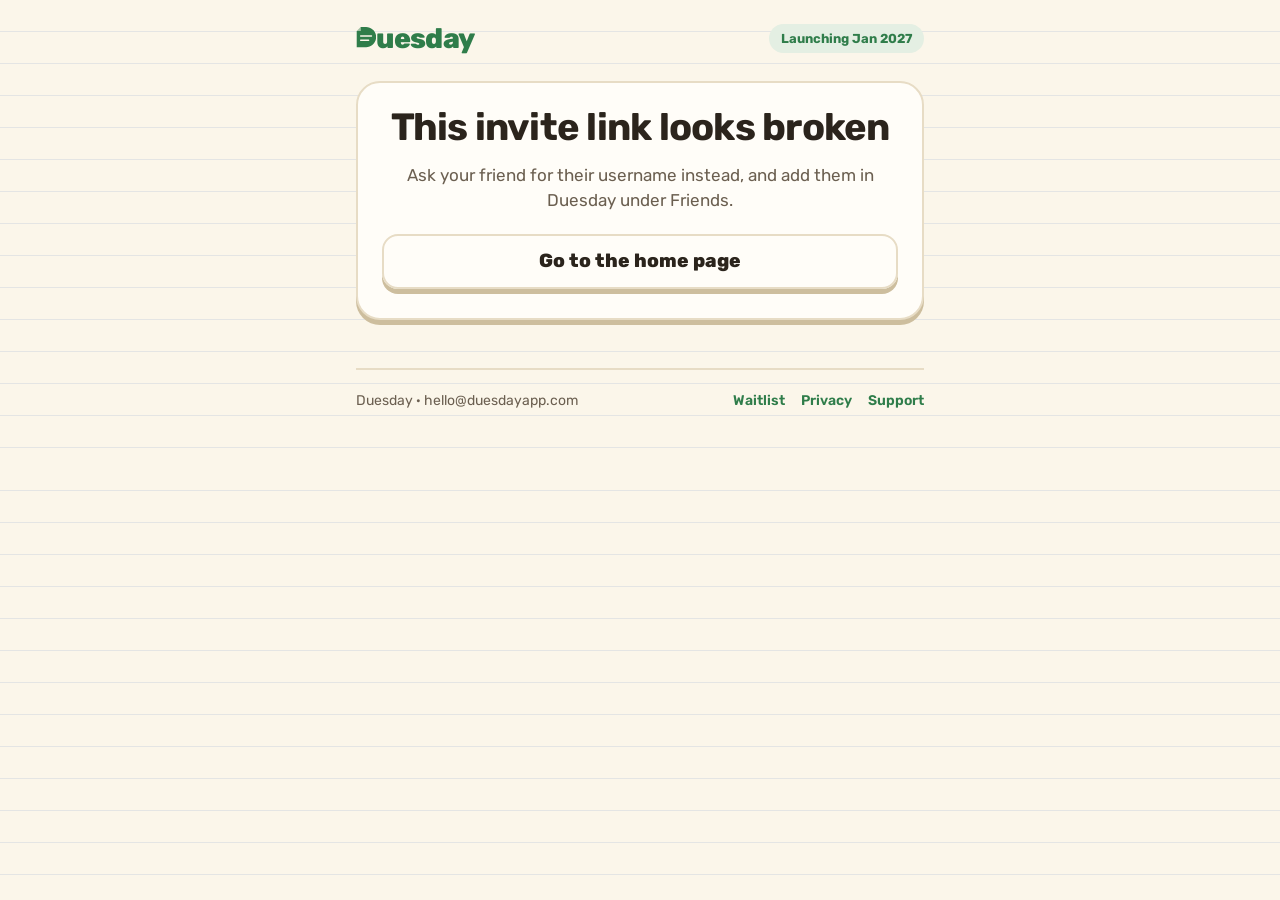
<file: add.html>
<!doctype html>
<html lang="en">
<head>
  <meta charset="utf-8">
  <meta name="color-scheme" content="light only">
  <meta name="viewport" content="width=device-width, initial-scale=1, viewport-fit=cover">
  <title>Add a friend · Duesday</title>
  <meta name="description" content="A friend invited you to Duesday. Add them and keep each other's study streaks going.">
  <meta name="theme-color" content="#FBF6EA">
  <meta name="robots" content="noindex">
  <meta property="og:title" content="Add me on Duesday">
  <meta property="og:description" content="Let's keep each other's study streaks going.">
  <meta property="og:type" content="website">
  <link rel="icon" href="favicon.svg?v=2" type="image/svg+xml">
  <link rel="icon" href="icon-32.png?v=2" type="image/png" sizes="32x32">
  <link rel="icon" href="icon-192.png?v=2" type="image/png" sizes="192x192">
  <link rel="preconnect" href="https://fonts.googleapis.com">
  <link rel="preconnect" href="https://fonts.gstatic.com" crossorigin>
  <link rel="stylesheet" href="https://fonts.googleapis.com/css2?family=Rubik:wght@400..800&display=swap">
  <link rel="stylesheet" href="style.css">
  <style>
    /* Invite links from the app: duesdayapp.com/add?u=<username> */
    .friend { text-align: center; display: grid; gap: 14px; justify-items: center; }
    .avatar {
      width: 72px; height: 72px; border-radius: 50%;
      display: grid; place-items: center;
      font: 800 34px var(--rounded); color: var(--on-green); background: var(--green);
      box-shadow: 0 5px 0 var(--green-shadow);
      animation: avatar-pop .45s var(--spring) both;
    }
    .friend h1 { font-size: clamp(28px, 7vw, 38px); line-height: 1.1; letter-spacing: -0.02em; margin: 0; }
    .friend h1 .hl { color: var(--green); overflow-wrap: anywhere; }
    .friend p { margin: 0; color: var(--muted); font-size: 17px; }
    .friend .btn { text-decoration: none; margin-top: 6px; }
    .friend .later { margin-top: 10px; padding-top: 18px; border-top: 2px dashed var(--line); width: 100%; }
    @keyframes avatar-pop { from { transform: scale(.4); opacity: 0; } to { transform: scale(1); opacity: 1; } }
    @media (prefers-reduced-motion: reduce) { .avatar { animation: none; } }
  </style>
</head>
<body>
  <div class="wrap">
    <header class="top">
      <a class="wordmark" href="./" aria-label="Duesday home">
        <svg class="d" viewBox="22 22 56 56" aria-hidden="true">
          <path class="page" d="M24 33L35 22H50C65.46 22 78 34.54 78 50S65.46 78 50 78H24Z M24 33L35 33L35 22Z M35 45H65A2 2 0 0 1 65 49H35A2 2 0 0 1 35 45Z M35 57H57A2 2 0 0 1 57 61H35A2 2 0 0 1 35 57Z"/>
          <path class="fold" d="M24 33L35 22V33Z"/>
        </svg><span>uesday</span>
      </a>
      <span class="pill">Launching Jan 2027</span>
    </header>

    <main>
      <section class="card friend" id="invite" hidden>
        <div class="avatar" id="letter" aria-hidden="true">?</div>
        <h1><span class="hl" id="who">@friend</span> wants to be your study buddy</h1>
        <p>Add them on Duesday and keep each other's streaks going.</p>
        <a class="btn" id="open" href="./">Open in Duesday</a>
        <div class="later">
          <p>Don't have Duesday yet? It launches in January 2027. <a href="./#signup">Join the waitlist</a>, then come back to this link.</p>
        </div>
      </section>

      <section class="card friend" id="broken" hidden>
        <h1>This invite link looks broken</h1>
        <p>Ask your friend for their username instead, and add them in Duesday under Friends.</p>
        <a class="btn secondary" href="./">Go to the home page</a>
      </section>
    </main>

    <footer>
      <span>Duesday · hello@duesdayapp.com</span>
      <nav>
        <a href="./">Waitlist</a>
        <a href="privacy.html">Privacy</a>
        <a href="support.html">Support</a>
      </nav>
    </footer>
  </div>

  <script>
    // Usernames follow the app's rules: 3 to 20 lowercase letters, numbers, or _.
    (function () {
      var raw = new URLSearchParams(location.search).get("u") || "";
      var username = raw.replace(/^@/, "").trim().toLowerCase();
      if (!/^[a-z0-9_]{3,20}$/.test(username)) {
        document.getElementById("broken").hidden = false;
        return;
      }
      document.getElementById("who").textContent = "@" + username;
      document.getElementById("letter").textContent = username.charAt(0).toUpperCase();
      document.getElementById("open").href = "duesday://add/" + username;
      document.getElementById("invite").hidden = false;
    })();
  </script>
</body>
</html>
</file>
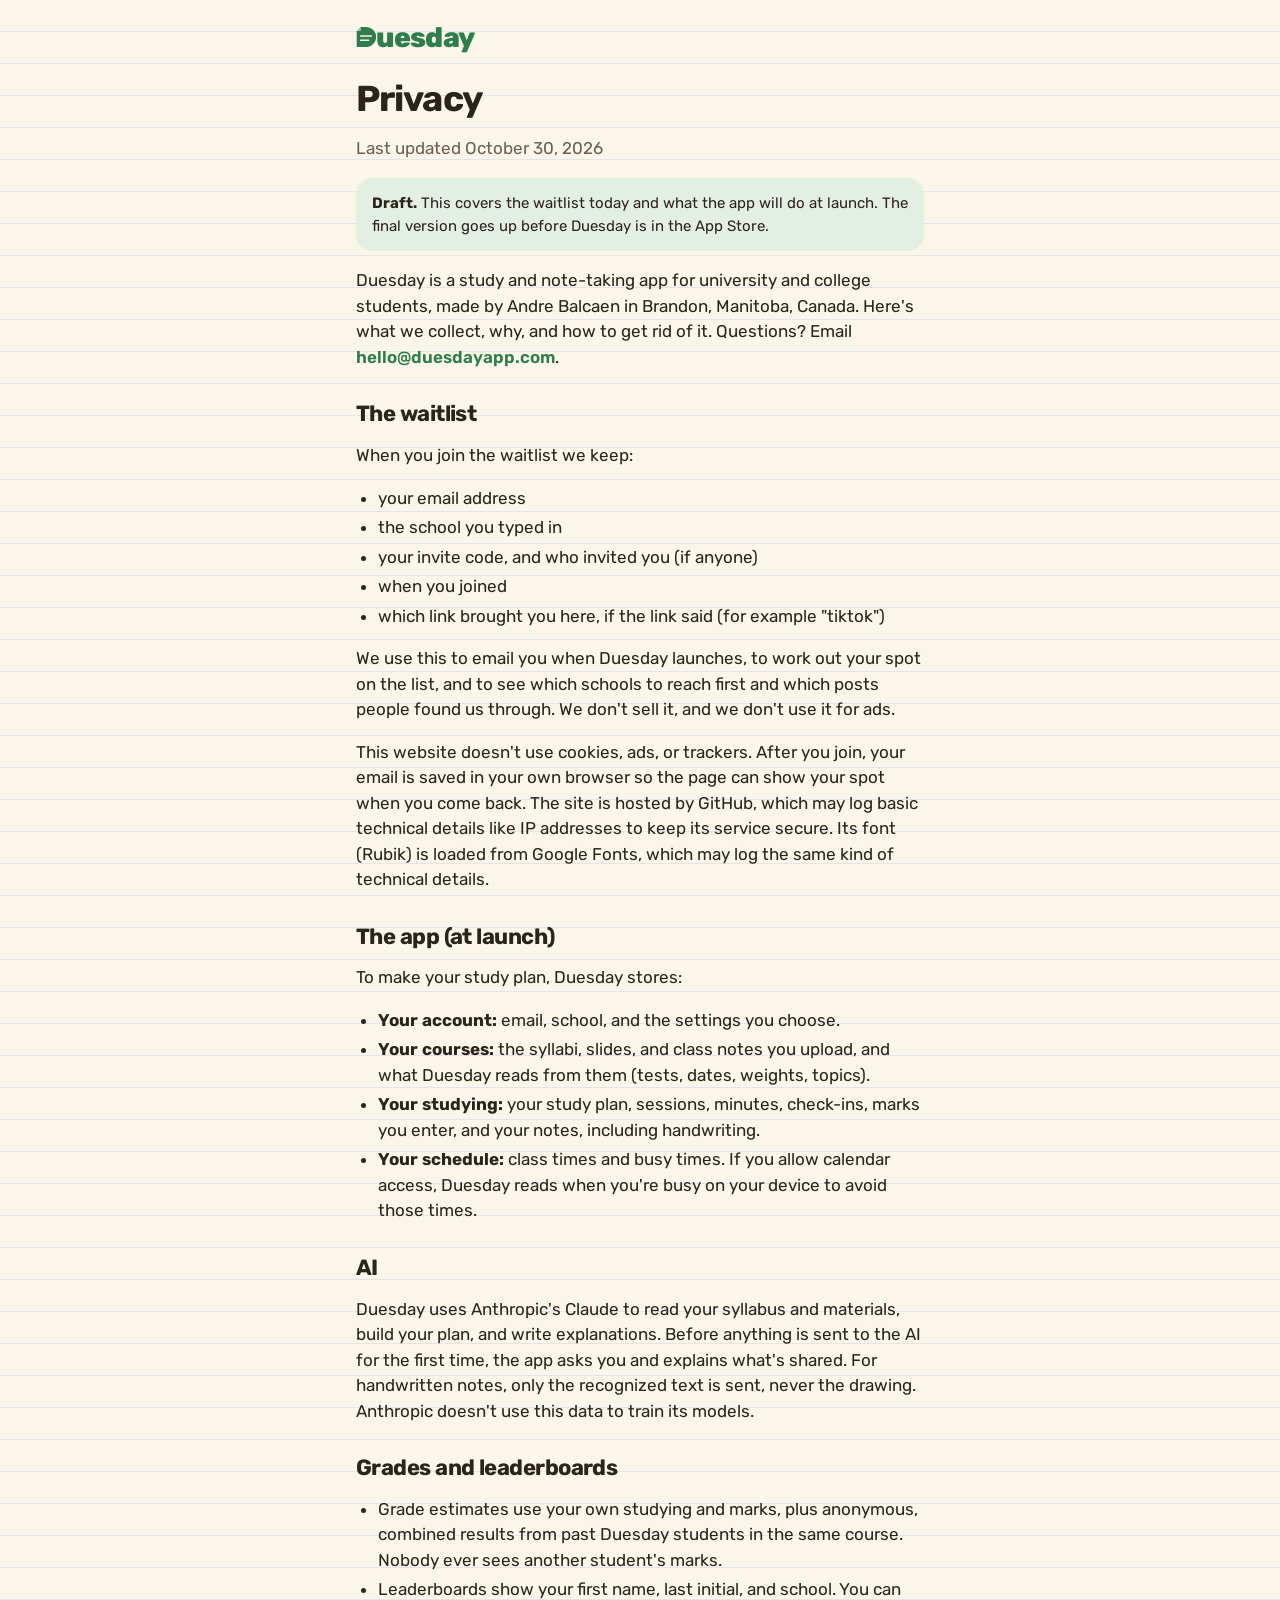
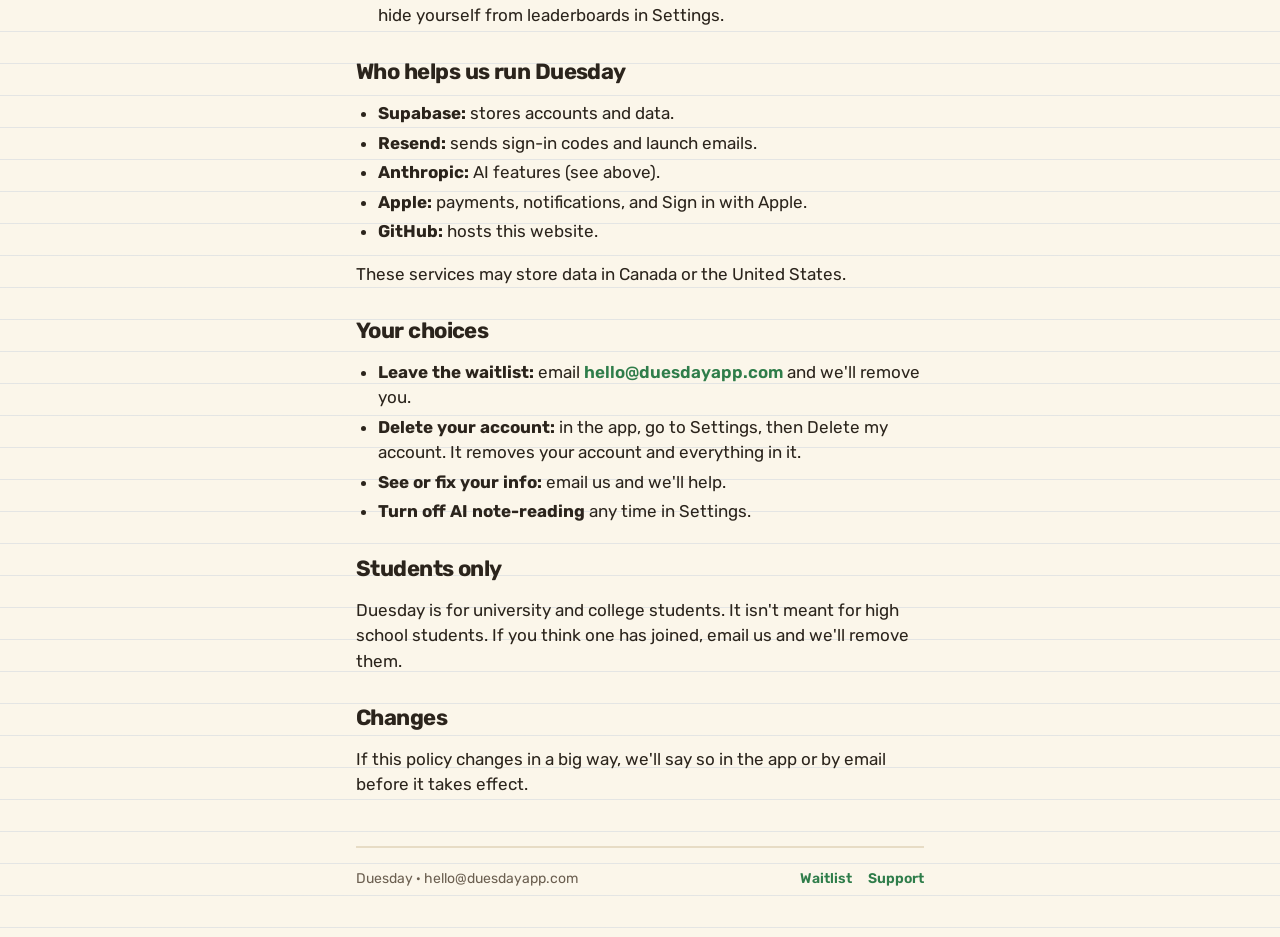
<file: privacy.html>
<!doctype html>
<html lang="en">
<head>
  <meta charset="utf-8">
  <meta name="color-scheme" content="light only">
  <meta name="viewport" content="width=device-width, initial-scale=1, viewport-fit=cover">
  <title>Privacy · Duesday</title>
  <meta name="description" content="What Duesday collects, why, and how to get it deleted.">
  <meta name="theme-color" content="#FBF6EA">
  <link rel="icon" href="favicon.svg?v=2" type="image/svg+xml">
  <link rel="icon" href="icon-32.png?v=2" type="image/png" sizes="32x32">
  <link rel="icon" href="icon-192.png?v=2" type="image/png" sizes="192x192">
  <link rel="preconnect" href="https://fonts.googleapis.com">
  <link rel="preconnect" href="https://fonts.gstatic.com" crossorigin>
  <link rel="stylesheet" href="https://fonts.googleapis.com/css2?family=Rubik:wght@400..800&display=swap">
  <link rel="stylesheet" href="style.css">
</head>
<body>
  <div class="wrap doc">
    <header class="top">
      <a class="wordmark" href="./" aria-label="Duesday home">
        <svg class="d" viewBox="22 22 56 56" aria-hidden="true">
          <path class="page" d="M24 33L35 22H50C65.46 22 78 34.54 78 50S65.46 78 50 78H24Z M24 33L35 33L35 22Z M35 45H65A2 2 0 0 1 65 49H35A2 2 0 0 1 35 45Z M35 57H57A2 2 0 0 1 57 61H35A2 2 0 0 1 35 57Z"/>
          <path class="fold" d="M24 33L35 22V33Z"/>
        </svg><span>uesday</span>
      </a>
    </header>

    <main>
      <h1>Privacy</h1>
      <p class="muted">Last updated October 30, 2026</p>
      <p class="note"><strong>Draft.</strong> This covers the waitlist today and what the app will do at launch. The final version goes up before Duesday is in the App Store.</p>

      <p>Duesday is a study and note-taking app for university and college students, made by Andre Balcaen in Brandon, Manitoba, Canada. Here's what we collect, why, and how to get rid of it. Questions? Email <a href="mailto:hello@duesdayapp.com">hello@duesdayapp.com</a>.</p>

      <h2>The waitlist</h2>
      <p>When you join the waitlist we keep:</p>
      <ul>
        <li>your email address</li>
        <li>the school you typed in</li>
        <li>your invite code, and who invited you (if anyone)</li>
        <li>when you joined</li>
        <li>which link brought you here, if the link said (for example "tiktok")</li>
      </ul>
      <p>We use this to email you when Duesday launches, to work out your spot on the list, and to see which schools to reach first and which posts people found us through. We don't sell it, and we don't use it for ads.</p>
      <p>This website doesn't use cookies, ads, or trackers. After you join, your email is saved in your own browser so the page can show your spot when you come back. The site is hosted by GitHub, which may log basic technical details like IP addresses to keep its service secure. Its font (Rubik) is loaded from Google Fonts, which may log the same kind of technical details.</p>

      <h2>The app (at launch)</h2>
      <p>To make your study plan, Duesday stores:</p>
      <ul>
        <li><strong>Your account:</strong> email, school, and the settings you choose.</li>
        <li><strong>Your courses:</strong> the syllabi, slides, and class notes you upload, and what Duesday reads from them (tests, dates, weights, topics).</li>
        <li><strong>Your studying:</strong> your study plan, sessions, minutes, check-ins, marks you enter, and your notes, including handwriting.</li>
        <li><strong>Your schedule:</strong> class times and busy times. If you allow calendar access, Duesday reads when you're busy on your device to avoid those times.</li>
      </ul>

      <h2>AI</h2>
      <p>Duesday uses Anthropic's Claude to read your syllabus and materials, build your plan, and write explanations. Before anything is sent to the AI for the first time, the app asks you and explains what's shared. For handwritten notes, only the recognized text is sent, never the drawing. Anthropic doesn't use this data to train its models.</p>

      <h2>Grades and leaderboards</h2>
      <ul>
        <li>Grade estimates use your own studying and marks, plus anonymous, combined results from past Duesday students in the same course. Nobody ever sees another student's marks.</li>
        <li>Leaderboards show your first name, last initial, and school. You can hide yourself from leaderboards in Settings.</li>
      </ul>

      <h2>Who helps us run Duesday</h2>
      <ul>
        <li><strong>Supabase:</strong> stores accounts and data.</li>
        <li><strong>Resend:</strong> sends sign-in codes and launch emails.</li>
        <li><strong>Anthropic:</strong> AI features (see above).</li>
        <li><strong>Apple:</strong> payments, notifications, and Sign in with Apple.</li>
        <li><strong>GitHub:</strong> hosts this website.</li>
      </ul>
      <p>These services may store data in Canada or the United States.</p>

      <h2>Your choices</h2>
      <ul>
        <li><strong>Leave the waitlist:</strong> email <a href="mailto:hello@duesdayapp.com">hello@duesdayapp.com</a> and we'll remove you.</li>
        <li><strong>Delete your account:</strong> in the app, go to Settings, then Delete my account. It removes your account and everything in it.</li>
        <li><strong>See or fix your info:</strong> email us and we'll help.</li>
        <li><strong>Turn off AI note-reading</strong> any time in Settings.</li>
      </ul>

      <h2>Students only</h2>
      <p>Duesday is for university and college students. It isn't meant for high school students. If you think one has joined, email us and we'll remove them.</p>

      <h2>Changes</h2>
      <p>If this policy changes in a big way, we'll say so in the app or by email before it takes effect.</p>
    </main>

    <footer>
      <span>Duesday · hello@duesdayapp.com</span>
      <nav>
        <a href="./">Waitlist</a>
        <a href="support.html">Support</a>
      </nav>
    </footer>
  </div>
</body>
</html>
</file>
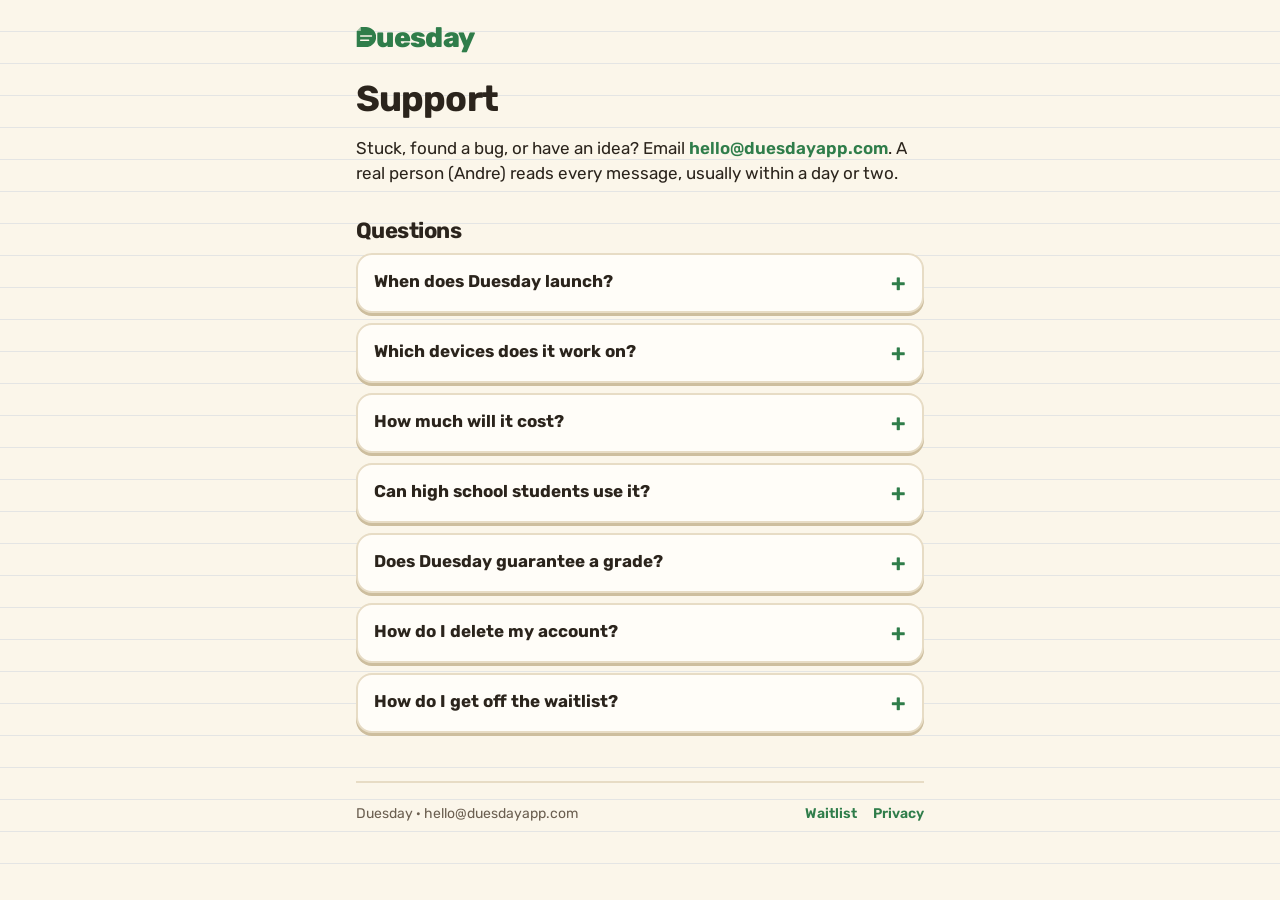
<file: support.html>
<!doctype html>
<html lang="en">
<head>
  <meta charset="utf-8">
  <meta name="color-scheme" content="light only">
  <meta name="viewport" content="width=device-width, initial-scale=1, viewport-fit=cover">
  <title>Support · Duesday</title>
  <meta name="description" content="Help with Duesday. Email hello@duesdayapp.com.">
  <meta name="theme-color" content="#FBF6EA">
  <link rel="icon" href="favicon.svg?v=2" type="image/svg+xml">
  <link rel="icon" href="icon-32.png?v=2" type="image/png" sizes="32x32">
  <link rel="icon" href="icon-192.png?v=2" type="image/png" sizes="192x192">
  <link rel="preconnect" href="https://fonts.googleapis.com">
  <link rel="preconnect" href="https://fonts.gstatic.com" crossorigin>
  <link rel="stylesheet" href="https://fonts.googleapis.com/css2?family=Rubik:wght@400..800&display=swap">
  <link rel="stylesheet" href="style.css">
</head>
<body>
  <div class="wrap doc">
    <header class="top">
      <a class="wordmark" href="./" aria-label="Duesday home">
        <svg class="d" viewBox="22 22 56 56" aria-hidden="true">
          <path class="page" d="M24 33L35 22H50C65.46 22 78 34.54 78 50S65.46 78 50 78H24Z M24 33L35 33L35 22Z M35 45H65A2 2 0 0 1 65 49H35A2 2 0 0 1 35 45Z M35 57H57A2 2 0 0 1 57 61H35A2 2 0 0 1 35 57Z"/>
          <path class="fold" d="M24 33L35 22V33Z"/>
        </svg><span>uesday</span>
      </a>
    </header>

    <main>
      <h1>Support</h1>
      <p>Stuck, found a bug, or have an idea? Email <a href="mailto:hello@duesdayapp.com">hello@duesdayapp.com</a>. A real person (Andre) reads every message, usually within a day or two.</p>

      <h2>Questions</h2>
      <details class="faq">
        <summary>When does Duesday launch?</summary>
        <p>January 2027, before winter term starts. Join the waitlist on the <a href="./">home page</a> and we'll email you the day it's out.</p>
      </details>
      <details class="faq">
        <summary>Which devices does it work on?</summary>
        <p>Mac, iPad, and iPhone. One purchase covers all three, and your plan and notes sync between them. Apple Pencil works on iPad.</p>
      </details>
      <details class="faq">
        <summary>How much will it cost?</summary>
        <p>The first 7 days are free. After that you pay only until your last exam, with no auto-renew, and it gets cheaper per month the longer you go. Exact prices go up at launch.</p>
      </details>
      <details class="faq">
        <summary>Can high school students use it?</summary>
        <p>Not yet. Duesday is for university and college students for now.</p>
      </details>
      <details class="faq">
        <summary>Does Duesday guarantee a grade?</summary>
        <p>No. It shows an estimate of where you're headed as a range, and what would move it up. You still have to do the studying. Duesday just makes it obvious what to do next.</p>
      </details>
      <details class="faq">
        <summary>How do I delete my account?</summary>
        <p>In the app, go to Settings, then Delete my account. It removes your account and everything in it, for good.</p>
      </details>
      <details class="faq">
        <summary>How do I get off the waitlist?</summary>
        <p>Email <a href="mailto:hello@duesdayapp.com">hello@duesdayapp.com</a> from the address you signed up with and we'll remove you.</p>
      </details>
    </main>

    <footer>
      <span>Duesday · hello@duesdayapp.com</span>
      <nav>
        <a href="./">Waitlist</a>
        <a href="privacy.html">Privacy</a>
      </nav>
    </footer>
  </div>
</body>
</html>
</file>
<file: style.css>
/* Duesday website. Cream notebook paper, forest green, chunky 3D boxes, Rubik: the same look as the app
   (reference/brand.md). Light only, on purpose. Scroll and loop animations move transform and opacity only. */

/* Until Rubik arrives, text is set in a system font stretched to Rubik's width, so lines don't re-wrap
   (and the page doesn't jump) when it swaps in. */
@font-face { font-family: "Rubik Fallback"; src: local("Arial"), local("Helvetica Neue"), local("Roboto"); size-adjust: 103.6%; }

:root {
  --paper: #FBF6EA;
  --rule: rgba(86, 128, 190, .14);
  --card: #FFFDF8;
  --line: #E7DCC5;
  --edge: #CDBE9E;
  --ink: #2B241C;
  --muted: #6B5F50;
  --green: #2F7D4A;
  --green-edge: #22603A;
  --green-wash: #E4EFE3;
  --orange: #E0742A;      /* streaks only */
  --orange-ink: #BD5C17;
  --red: #A23A2C;         /* due soon only */
  --red-bg: #F8E1DC;
  --busy: #E9E1D0;
  --hi: #FFE27A;
  /* Sample class colours for the mock screens: colour, wash, text on the wash */
  --c1: #356FB0; --c1w: #DCE6F1; --c1t: #244E7E;
  --c2: #7A57C2; --c2w: #E7E0F3; --c2t: #553B8C;
  --c3: #1B7F78; --c3w: #D7EBE7; --c3t: #125A55;
  --c4: #B94F86; --c4w: #F3DEE8; --c4t: #84345E;
  --c5: #6F7A22; --c5w: #E8EBD2; --c5t: #4E5617;
  --font: "Rubik", "Rubik Fallback", ui-rounded, "SF Pro Rounded", system-ui, -apple-system, "Segoe UI", Roboto, sans-serif;
  --spring: cubic-bezier(.34, 1.56, .64, 1);
  --out: cubic-bezier(.2, .7, .2, 1);
  /* Older names, still used by add.html, privacy.html, and support.html */
  --bg: var(--paper); --text: var(--ink); --on-green: #FFFDF8; --green-shadow: var(--green-edge);
  --rounded: var(--font); --body: var(--font); --blue: var(--c1);
  color-scheme: light;
}

* { box-sizing: border-box; }
[hidden] { display: none !important; }
html { -webkit-text-size-adjust: 100%; scroll-behavior: smooth; }

body {
  margin: 0;
  background-color: var(--paper);
  background-image: repeating-linear-gradient(to bottom, transparent 0 31px, var(--rule) 31px 32px);
  color: var(--ink);
  font: 17px/1.5 var(--font);
  -webkit-font-smoothing: antialiased;
  overflow-x: hidden;
}

a { color: var(--green); font-weight: 600; text-decoration: none; }
a:hover { text-decoration: underline; }
h1, h2, h3 { font-family: var(--font); margin: 0; letter-spacing: -.025em; line-height: 1.08; }
.num { font-family: var(--font); }
.hl { color: var(--green); }
.muted { color: var(--muted); }
.sr { position: absolute; width: 1px; height: 1px; overflow: hidden; clip: rect(0 0 0 0); white-space: nowrap; }
.trap { position: absolute; left: -9999px; width: 1px; height: 1px; opacity: 0; }

/* Small pages (add, privacy, support) */
.wrap { max-width: 600px; margin: 0 auto; padding: 20px 16px 48px; }
/* The waitlist page */
.page { max-width: 1120px; margin: 0 auto; padding: 14px 20px 0; }

/* Icons */
.ic { width: 1.25em; height: 1.25em; flex: none; fill: none; stroke: currentColor; stroke-width: 2; stroke-linecap: round; stroke-linejoin: round; }
.ic.fill { fill: currentColor; stroke: none; }

/* Header */
.top { display: flex; align-items: center; justify-content: space-between; padding: 4px 0 28px; }
.page .top { padding: 2px 0 14px; }
.wordmark {
  display: inline-flex; align-items: baseline;
  font-size: 28px; line-height: 1; font-weight: 800;
  color: var(--green); letter-spacing: -0.025em;
}
.wordmark:hover { text-decoration: none; }
/* The folded-page mark stands in for the D, sized to the capital letters. */
.wordmark .d { width: .72em; height: .72em; margin: 0 .01em 0 0; flex: none; fill: currentColor; transition: transform .35s var(--spring); transform-origin: 50% 80%; }
.wordmark .d .page { fill: currentColor; fill-rule: evenodd; max-width: none; margin: 0; padding: 0; }
.wordmark .d .fold { fill: currentColor; opacity: .45; }
a.wordmark:hover .d { transform: rotate(-8deg) scale(1.08); }
.pill {
  font: 700 13px/1 var(--font); color: var(--green);
  background: var(--green-wash); padding: 8px 12px; border-radius: 999px; white-space: nowrap;
}

/* Cards: off-white paper, tan outline, darker bottom edge */
.card {
  background: var(--card);
  border: 2px solid var(--line);
  border-radius: 24px;
  padding: 24px;
  box-shadow: 0 5px 0 var(--edge);
}

/* The chunky button. Its face and its bottom edge are two layers, so pressing it only moves things
   (the face goes down onto the edge), like the app's DuesdayButtonStyle. */
.btn {
  position: relative; isolation: isolate;
  display: inline-flex; align-items: center; justify-content: center; gap: 8px;
  width: 100%; border: 0; border-radius: 16px; padding: 16px 20px; margin-bottom: 5px;
  font: 800 19px/1.2 var(--font); color: var(--on-green); background: none;
  cursor: pointer; text-decoration: none;
  transition: transform .22s var(--spring);
  -webkit-tap-highlight-color: transparent; touch-action: manipulation;
}
.btn::before, .btn::after { content: ""; position: absolute; inset: 0; border-radius: inherit; z-index: -1; }
.btn::before { background: var(--green); }
.btn::after { z-index: -2; background: var(--green-edge); transform: translateY(5px); transition: transform .22s var(--spring); }
.btn:hover { text-decoration: none; }
.btn:hover::before { filter: brightness(1.07); }
.btn:active, .btn.pressed { transform: translateY(5px); transition-duration: .06s; }
.btn:active::after, .btn.pressed::after { transform: translateY(0); transition-duration: .06s; }
.btn:focus-visible { outline: 3px solid rgba(47, 125, 74, .45); outline-offset: 4px; }
.btn[disabled] { cursor: progress; }
.btn.secondary { color: var(--ink); }
.btn.secondary::before { background: var(--card); box-shadow: inset 0 0 0 2px var(--line); }
.btn.secondary::after { background: var(--edge); }
.btn.small { width: auto; padding: 12px 18px; font-size: 16px; }
.btn .ic { width: 20px; height: 20px; }
.btn .spinner {
  display: none; width: 20px; height: 20px;
  border: 3px solid rgba(255, 253, 248, .35); border-top-color: var(--on-green);
  border-radius: 50%; animation: spin .7s linear infinite;
}
.btn.loading .label { opacity: 0; }
.btn.loading .spinner { display: block; position: absolute; }

/* The sign-up form */
.signup { padding: 16px; }
form.join { display: grid; gap: 10px; }
.field input {
  width: 100%; font: 17px var(--font); color: var(--ink);
  background: var(--paper); border: 2px solid var(--line); border-radius: 14px;
  padding: 13px 14px; outline: none;
  transition: border-color .15s, box-shadow .15s;
}
.field input::placeholder { color: var(--muted); }
.field input:focus { border-color: var(--green); box-shadow: 0 0 0 4px rgba(47, 125, 74, .2); }
.field input[aria-invalid="true"] { border-color: var(--red); }
.who { border: 0; margin: 0; padding: 0; min-width: 0; }
.who legend { font: 700 14px var(--font); color: var(--muted); margin-bottom: 6px; padding: 0; }
.chips { display: flex; gap: 8px; }
.chip { position: relative; flex: 1 1 auto; }
.chip input { position: absolute; opacity: 0; inset: 0; width: 100%; height: 100%; margin: 0; cursor: pointer; }
.chip span {
  display: block; text-align: center; white-space: nowrap; padding: 9px 8px 8px; border-radius: 13px;
  font: 600 14.5px/1.2 var(--font); color: var(--ink);
  background: var(--paper); border: 2px solid var(--line); box-shadow: 0 3px 0 var(--edge);
  transition: transform .18s var(--spring);
}
.chip input:active + span { transform: translateY(3px); box-shadow: none; }
.chip input:checked + span { background: var(--green); border-color: var(--green-edge); color: var(--on-green); box-shadow: 0 3px 0 var(--green-edge); animation: chip-pop .3s var(--spring); }
.chip input:focus-visible + span { outline: 3px solid rgba(47, 125, 74, .45); outline-offset: 2px; }
.error { margin: 0; color: var(--red); font-size: 15px; font-weight: 600; }
.fine { margin: 2px 0 0; font-size: 13px; line-height: 1.45; color: var(--muted); text-align: center; }
.invited { margin: 0 0 2px; font: 700 15px var(--font); color: var(--green); }
.also-in { margin: 0; text-align: center; font-weight: 600; }
.live-count { margin: 10px 0 0; min-height: 1.5em; font-size: 15px; font-weight: 600; color: var(--muted); text-align: center; }

/* After signing up: the win */
#done { text-align: center; }
#done h2 { font-size: 30px; margin: 8px 0 4px; }
.win { display: grid; place-items: center; }
.check { width: 76px; height: 76px; overflow: visible; }
.check g { transform-origin: 36px 36px; animation: pop-in .5s var(--spring) both; }
.check .disc { fill: var(--green); }
.check .tick { fill: none; stroke: var(--on-green); stroke-width: 7; stroke-linecap: round; stroke-linejoin: round; }
/* The checkmark "draws itself": a green cover slides off it, left to right. */
.check .wipe { fill: var(--green); transform-box: fill-box; transform-origin: right center; transform: scaleX(0); animation: wipe .4s .32s ease-out both; }
.spot { font-size: 20px; margin: 4px 0 0; }
.spot .num { font-size: 44px; font-weight: 800; color: var(--green); display: inline-block; min-width: 2ch; }
.invite { margin-top: 20px; padding-top: 18px; border-top: 2px dashed var(--line); text-align: left; display: grid; gap: 12px; }
.invite p { margin: 0; }
.linkrow { display: flex; gap: 8px; align-items: flex-start; }
.linkrow input {
  flex: 1; min-width: 0; font: 15px ui-monospace, "SF Mono", Menlo, monospace; color: var(--ink);
  background: var(--paper); border: 2px solid var(--line); border-radius: 14px; padding: 12px;
}
.sharerow { display: flex; gap: 10px; flex-wrap: wrap; }
.sharerow .btn { flex: 1 1 0; white-space: nowrap; }

/* Footer */
footer {
  margin-top: 48px; padding-top: 20px; border-top: 2px solid var(--line);
  font-size: 14px; color: var(--muted);
  display: flex; flex-wrap: wrap; gap: 8px 18px; justify-content: space-between;
}
footer nav { display: flex; flex-wrap: wrap; gap: 6px 16px; }
.funnel footer { margin-top: 0; padding-bottom: 96px; }

/* Plain pages (privacy, support) and the FAQ */
.doc h1 { font-size: 36px; margin: 0 0 6px; }
.doc h2 { font-size: 22px; margin: 32px 0 8px; }
.doc ul { padding-left: 22px; }
.doc li { margin: 4px 0; }
.note { border-radius: 16px; padding: 14px 16px; margin: 16px 0 8px; background: var(--green-wash); font-size: 15px; }
details.faq { background: var(--card); border-radius: 16px; padding: 4px 16px; margin: 10px 0; border: 2px solid var(--line); box-shadow: 0 3px 0 var(--edge); }
details.faq summary {
  cursor: pointer; list-style: none; padding: 12px 0; font: 700 17px var(--font);
  display: flex; justify-content: space-between; gap: 12px; -webkit-tap-highlight-color: transparent;
}
details.faq summary::-webkit-details-marker { display: none; }
details.faq summary::after { content: "+"; color: var(--green); font-size: 24px; font-weight: 700; line-height: 1; transition: transform .25s var(--spring); }
details.faq[open] summary::after { transform: rotate(45deg); }
details.faq p { margin: 0 0 14px; animation: rise .3s var(--out) both; }

/* =====================================================================
   The waitlist page
   ===================================================================== */

/* Things that animate as they scroll in. Until app.js marks one as seen, its animation waits at the start. */
.reveal { animation: rise .7s var(--out) var(--d, 0s) both; }
html.reveal-on .reveal:not(.in), html.reveal-on .reveal:not(.in) * { animation-play-state: paused !important; }
/* The little app screens loop only while they're on screen. */
.loop.paused, .loop.paused * { animation-play-state: paused !important; }

.sec { padding: 56px 0; }
.sec-head { max-width: 760px; margin: 0 0 28px; }
.sec-head.center { margin-inline: auto; text-align: center; }
.eyebrow {
  display: inline-flex; align-items: center; gap: 8px; margin: 0 0 12px;
  font: 700 13px/1 var(--font); letter-spacing: .08em; text-transform: uppercase; color: var(--green);
}
.eyebrow::before { content: ""; width: 18px; height: 4px; border-radius: 2px; background: var(--green); }
.sec-head h2 { font-size: clamp(28px, 5.4vw, 46px); font-weight: 800; }
.sec-head .sub { font-size: clamp(17px, 2vw, 19px); color: var(--muted); margin: 12px 0 0; }

/* ---------- 1. Hero ---------- */
.hero { display: grid; gap: 18px; padding: 4px 0 30px; }
.hero-copy { min-width: 0; }
.hero-copy > * { animation: rise .6s var(--out) both; }
.hero-copy > :nth-child(2) { animation-delay: .06s; }
.hero-copy > :nth-child(3) { animation-delay: .12s; }
.hero h1 { font-size: clamp(36px, 10.6vw, 46px); font-weight: 800; }
.hero h1 .l { display: block; }
.lede { font-size: 17px; line-height: 1.45; color: var(--muted); margin: 10px 0 14px; max-width: 30em; }
.hero-mock { position: relative; height: 330px; overflow: hidden; animation: rise .7s var(--out) .2s both;
  -webkit-mask-image: linear-gradient(#000 72%, transparent); mask-image: linear-gradient(#000 72%, transparent); }
.sheet-bg { display: none; }

/* ---------- The mock screens (sized in em so each one scales as a whole) ---------- */
.mock { font-family: var(--font); line-height: 1.25; color: var(--ink); text-align: left; }
.mock i, .mock u, .mock em { font-style: normal; text-decoration: none; }
.mock b { font-weight: 700; }
.mock p { margin: 0; }
.mock ol, .mock ul { list-style: none; margin: 0; padding: 0; }
.mock .wordmark { font-size: 2.6em; }
.c1 { --c: var(--c1); --cw: var(--c1w); --ct: var(--c1t); }
.c2 { --c: var(--c2); --cw: var(--c2w); --ct: var(--c2t); }
.c3 { --c: var(--c3); --cw: var(--c3w); --ct: var(--c3t); }
.c4 { --c: var(--c4); --cw: var(--c4w); --ct: var(--c4t); }
.c5 { --c: var(--c5); --cw: var(--c5w); --ct: var(--c5t); }
.red { color: var(--red); }
.orange { color: var(--orange-ink); }

/* A number that rolls up to the next one */
.roll { display: inline-block; height: 1.2em; line-height: 1.2; overflow: hidden; vertical-align: bottom; text-align: right; }
.roll > span { display: block; }
.roll.ra > span { animation: roll-a var(--loop) infinite both, dip var(--loop) infinite both; }
.roll.rb > span { animation: roll-b var(--loop) infinite both; }
.bounce { transform-origin: 50% 80%; animation: bounce-a var(--loop) infinite both; }
.dipper { animation: dip var(--loop) infinite both; }

/* iPhone */
.phone {
  font-size: min(10.5px, calc((100vw - 56px) / 31));
  width: 31em; margin: 0 auto; position: relative; overflow: hidden;
  border: .9em solid var(--ink); border-radius: 4.8em; background: var(--paper);
  box-shadow: 0 .7em 0 rgba(43, 36, 28, .22);
}
.phone::before { content: ""; position: absolute; top: .9em; left: 50%; width: 8.4em; height: 2.3em; margin-left: -4.2em; border-radius: 2em; background: var(--ink); z-index: 5; }
.screen { padding: 1em 1.5em 1.8em; background-image: repeating-linear-gradient(to bottom, transparent 0 3.1em, var(--rule) 3.1em 3.2em); }
.p-status { display: flex; justify-content: space-between; align-items: center; padding: .3em 1em 1.7em; }
.p-status b { font-size: 1.25em; }
.p-status u { width: 4.6em; height: .95em; border-radius: .3em; opacity: .85;
  background: linear-gradient(90deg, var(--ink) 0 22%, transparent 22% 31%, var(--ink) 31% 55%, transparent 55% 64%, var(--ink) 64% 100%); }
.p-head { display: flex; align-items: center; justify-content: space-between; margin-bottom: .7em; }
.streak-pill {
  display: inline-flex; align-items: center; gap: .3em; padding: .4em .9em .4em .7em; border-radius: 99em;
  background: var(--card); border: .2em solid var(--line); box-shadow: 0 .25em 0 var(--edge); color: var(--orange);
}
.streak-pill .ic { width: 1.8em; height: 1.8em; }
.streak-pill b { font-size: 1.6em; font-weight: 800; color: var(--ink); }
.p-quote { font-size: 1.2em; color: var(--muted); font-style: italic; margin: 0 0 1em !important; }
.strip { display: grid; grid-template-columns: repeat(7, 1fr); gap: .4em; margin-bottom: 1.2em; }
.strip span { display: grid; justify-items: center; gap: .2em; min-height: 5.6em; align-content: start; padding: .6em 0 .5em; border-radius: 1.1em; background: var(--card); border: .2em solid var(--line); }
.strip i { font-size: 1em; color: var(--muted); font-weight: 600; }
.strip b { font-size: 1.4em; font-weight: 800; }
.strip u { width: .6em; height: .6em; border-radius: 50%; background: var(--line); }
.strip u.on { background: var(--green); }
.strip .today { background: var(--green); border-color: var(--green-edge); color: #fff; }
.strip .today i { color: #fff; }
.strip .today u { background: #fff; }

/* The day's agenda */
.ag { display: grid; gap: .6em; margin-bottom: 1.2em; }
.ag-row { display: flex; align-items: center; gap: .9em; height: 3.8em; padding: 0 1em; border-radius: 1.1em; position: relative; }
.ag-row .t { font-size: 1.1em; font-weight: 700; width: 4em; flex: none; }
.ag-row b { font-size: 1.3em; white-space: nowrap; overflow: hidden; text-overflow: ellipsis; }
.ag-row.ct { background: var(--cw); box-shadow: inset .45em 0 0 var(--c); color: var(--ct); padding-left: 1.3em; }
.ag-row.busy { background: var(--busy); color: var(--muted); }
.ag-row.ss { background: var(--c); color: #fff; }
.ag-sess { position: relative; display: grid; grid-template-columns: 1fr auto; align-items: center; gap: .6em; padding: 1.1em 1.1em 1.3em 1.2em; border-radius: 1.4em; background: var(--c); color: #fff; }
.ag-sess b { display: block; font-size: 1.55em; font-weight: 800; line-height: 1.1; }
.ag-sess .meta { display: block; font-size: 1.1em; opacity: .92; margin-top: .25em; }
.start { display: inline-block; background: #fff; border-radius: .9em; animation: start-k var(--loop) infinite both; }
.start em { display: block; font-size: 1.3em; font-weight: 800; color: var(--ink); padding: .5em 1em; }
.ag-sess .ok { position: absolute; right: 1.5em; top: 50%; width: 3em; height: 3em; margin-top: -1.6em; border-radius: 50%; background: #fff; color: var(--c); display: grid; place-items: center; opacity: 0; animation: ok-k var(--loop) infinite both; }
.ag-sess .ok .ic { width: 1.9em; height: 1.9em; stroke-width: 3.2; }
.tap { position: absolute; right: 2.2em; top: 50%; width: 3em; height: 3em; margin-top: -1.6em; border-radius: 50%; background: rgba(255, 255, 255, .5); border: .2em solid #fff; opacity: 0; pointer-events: none; animation: tap-k var(--loop) infinite both; }
.bar { position: absolute; left: 1.2em; right: 1.2em; bottom: .5em; height: .35em; border-radius: 1em; background: rgba(255, 255, 255, .92); transform-origin: left; opacity: 0; animation: bar-k var(--loop) infinite both; }

/* Cards inside the mock screens */
.m-card { background: var(--card); border: .2em solid var(--line); border-radius: 1.5em; box-shadow: 0 .4em 0 var(--edge); padding: 1em 1.1em 1.1em; margin-bottom: 1.4em; }
.m-head { display: flex; align-items: baseline; gap: .6em; margin-bottom: .5em; }
.m-head > b { font-size: 1.55em; font-weight: 800; letter-spacing: -.02em; }
.m-head .sub { font-size: 1.05em; color: var(--muted); margin-left: auto; font-weight: 600; }
.m-head .sub .ic { width: 1.5em; height: 1.5em; vertical-align: middle; }

.due .m-head .sub { margin-right: 4.4em; }
.due-list { height: calc(2.8em * var(--n, 6)); overflow: hidden; }
.due-rows { animation: shift-k var(--loop) infinite both; }
.due-row { display: flex; align-items: center; gap: .8em; height: 2.8em; }
.due-row.out { animation: rowout-k var(--loop) infinite both; }
.due-row .nm { flex: 1; min-width: 0; font-size: 1.15em; color: var(--muted); white-space: nowrap; overflow: hidden; text-overflow: ellipsis; }
.due-row .nm b { color: var(--ink); }
.tick { width: 1.7em; height: 1.7em; flex: none; border-radius: .5em; border: .2em solid var(--edge); display: grid; place-items: center; color: #fff; position: relative; margin-right: .9em; }
.tick .ic { width: 1.2em; height: 1.2em; stroke-width: 3.4; position: relative; opacity: 0; }
.tick.go::before { content: ""; position: absolute; inset: -.2em; border-radius: .5em; background: var(--green); opacity: 0; animation: tick-k var(--loop) infinite both; }
.tick.go .ic { animation: tick-k var(--loop) infinite both; }
.days { width: 4.5em; flex: none; text-align: right; font-size: 1.15em; font-weight: 700; color: var(--muted); }
.days.red { color: var(--red); }

.tabs { margin-left: auto; display: flex; gap: .2em; padding: .2em; border-radius: .9em; background: var(--paper); border: .15em solid var(--line); }
.tabs i { font-size: 1em; font-weight: 700; padding: .3em .7em; border-radius: .6em; color: var(--muted); }
.tabs i.on { background: var(--green); color: #fff; }
.lb-rows li { display: flex; align-items: center; height: 2.9em; }
.rk { width: 1.7em; flex: none; font-size: 1.15em; font-weight: 800; color: var(--muted); }
.lb-move { flex: 1; min-width: 0; height: 100%; display: flex; align-items: center; gap: .6em; padding: 0 .8em; border-radius: .8em; }
.lb-move > b { flex: 1; min-width: 0; font-size: 1.2em; font-weight: 600; white-space: nowrap; overflow: hidden; text-overflow: ellipsis; }
.lb-move.you { background: var(--green-wash); }
.lb-move.you > b { font-weight: 800; }
.lb-move.up { animation: swap-up var(--loop) infinite both; }
.lb-move.down { animation: swap-down var(--loop) infinite both; }
.sc { display: inline-flex; align-items: center; gap: .2em; color: var(--orange); }
.sc .ic { width: 1.4em; height: 1.4em; }
.sc em { font-size: 1.2em; font-weight: 800; color: var(--ink); }

.cls { display: flex; align-items: baseline; justify-content: space-between; gap: .6em; margin-top: .5em; padding: .75em .9em .75em 1.2em; border-radius: 1em; background: var(--cw); box-shadow: inset .45em 0 0 var(--c); color: var(--ct); }
.cls b { font-size: 1.2em; min-width: 0; white-space: nowrap; overflow: hidden; text-overflow: ellipsis; }
.cls em { font-size: 1em; font-weight: 600; opacity: .9; white-space: nowrap; }
.tiles { display: grid; grid-template-columns: 1fr 1fr; gap: .7em; margin-bottom: 1.4em; }
.tiles .cls { margin: 0; display: grid; gap: .3em; align-content: center; min-height: 5.6em; padding: .9em .9em .9em 1.3em; }
.tiles .cls b { white-space: normal; line-height: 1.15; }
.quiz-btn { display: flex; align-items: center; justify-content: center; gap: .5em; padding: .9em 1em; border-radius: 1.1em; background: var(--green); color: #fff; box-shadow: 0 .4em 0 var(--green-edge); margin-bottom: .4em; }
.quiz-btn b { font-size: 1.25em; font-weight: 800; }
.quiz-btn .ic { width: 1.8em; height: 1.8em; }
.fld { display: block; margin-top: .5em; padding: .6em .9em; border-radius: .9em; background: var(--paper); border: .15em solid var(--line); }
.fld b { font-size: 1.15em; font-weight: 600; }
.g-row { display: grid; grid-template-columns: repeat(5, 1fr); gap: .6em; }
.g { display: grid; justify-items: center; gap: .1em; padding: .7em .2em; border-radius: 1em; background: var(--cw); color: var(--ct); }
.g b { font-size: 2em; font-weight: 800; line-height: 1; }
.g em { font-size: 1em; font-weight: 700; }
.g i { font-size: .9em; opacity: .9; }

/* The full iPhone in section 4 scrolls its own screen */
.phone-wrap { padding-bottom: 8px; }
.phone.full { --scroll: -48em; }
.phone.full .screen { height: 64em; overflow: hidden; padding-bottom: 0; }
.phone.full .scroller { animation: pscroll var(--loop) infinite both, dip var(--loop) infinite both; }
.lb.late .lb-move, .lb.late .roll > span { animation-delay: calc(var(--loop) * .44); }

/* Mac window */
.mac-wrap { display: none; container-type: inline-size; }
.mac {
  font-size: 10px; font-size: calc(100cqw / 104);
  background: var(--card); border: .2em solid var(--line); border-radius: 1.6em; box-shadow: 0 .7em 0 var(--edge); overflow: hidden;
}
.mac-bar { display: flex; align-items: center; gap: .7em; height: 3.4em; padding: 0 1.3em; border-bottom: .2em solid var(--line); background: #F3EAD6; }
.mac-bar i { width: 1.15em; height: 1.15em; border-radius: 50%; background: var(--edge); }
.mac-bar span { flex: 1; text-align: center; font-size: 1.2em; font-weight: 600; color: var(--muted); margin-right: 5em; }
.h { padding: 1.6em 1.8em 2em; background-color: var(--paper); background-image: repeating-linear-gradient(to bottom, transparent 0 3.1em, var(--rule) 3.1em 3.2em); }
.h-top { display: flex; align-items: center; gap: 1.3em; margin-bottom: 1.4em; }
.h-user { font-size: 1.25em; font-weight: 600; color: var(--muted); }
.badge { display: inline-flex; align-items: center; gap: .4em; padding: .45em .9em; border-radius: 99em; background: var(--green-wash); color: var(--green); }
.badge b { font-size: 1.15em; }
.badge .ic { width: 1.6em; height: 1.6em; }
.h-quote { flex: 1; min-width: 0; font-size: 1.25em; font-style: italic; color: var(--muted); white-space: nowrap; overflow: hidden; text-overflow: ellipsis; }
.mini-btn { display: inline-flex; align-items: center; gap: .5em; padding: .6em 1em; border-radius: 1em; background: var(--card); border: .2em solid var(--line); box-shadow: 0 .3em 0 var(--edge); }
.mini-btn b { font-size: 1.15em; }
.mini-btn .ic { width: 1.7em; height: 1.7em; }
.mini-btn.icon { padding: .6em .7em; }
.count { font-size: 1em; font-weight: 800; min-width: 1.7em; height: 1.7em; border-radius: 99em; background: var(--orange); color: #fff; display: grid; place-items: center; }
.h-body { display: grid; grid-template-columns: minmax(0, 1fr) minmax(0, 1.04fr); gap: 1.5em; align-items: start; }
.h-body .m-card { margin-bottom: 0; }
.h-side, .col { display: grid; gap: 1.4em; }
.h-cols { display: grid; grid-template-columns: 1fr 1fr; gap: 1.4em; align-items: start; }
.col .quiz-btn { margin-bottom: .4em; }

.wk-days, .wk-grid { display: grid; grid-template-columns: 3.6em repeat(7, minmax(0, 1fr)); column-gap: .3em; }
.wk-days span { font-size: 1em; text-align: center; color: var(--muted); font-weight: 600; padding: .35em 0; border-radius: .7em; white-space: nowrap; }
.wk-days b { color: var(--ink); font-weight: 800; }
.wk-days .today { background: var(--green); color: #fff; }
.wk-days .today b { color: #fff; }
.wk-grid { grid-template-rows: repeat(26, 1.68em); margin-top: .9em; position: relative; background-image: repeating-linear-gradient(to bottom, var(--line) 0 .1em, transparent .1em 3.36em); }
.hr { grid-column: 1; grid-row: calc(var(--r) * 2 + 1); align-self: start; font-size: .9em; color: var(--muted); text-align: right; padding-right: .5em; white-space: nowrap; background: var(--card); transform: translateY(-.6em); }
.blk { grid-column: calc(var(--d) + 1); grid-row: calc(var(--s) + 1) / calc(var(--e) + 1); min-width: 0; overflow: hidden; position: relative; border-radius: .7em; padding: .3em .45em; margin-bottom: .15em; }
.blk b { display: block; font-size: .88em; line-height: 1.15; overflow-wrap: break-word; -webkit-hyphens: manual; hyphens: manual; }
.blk.ct { background: var(--cw); box-shadow: inset .3em 0 0 var(--c); color: var(--ct); padding-left: .65em; }
.blk.ss { background: var(--c); color: #fff; }
.blk.busy { background: var(--busy); color: var(--muted); }
.blk .ok { position: absolute; right: .3em; bottom: .3em; width: 1.5em; height: 1.5em; border-radius: 50%; background: #fff; color: var(--c); display: grid; place-items: center; opacity: 0; }
.blk .ok.on { opacity: 1; }
.blk.live .ok { animation: ok-k var(--loop) infinite both; }
.blk .ok .ic { width: 1.05em; height: 1.05em; stroke-width: 3.6; }
.now { grid-column: calc(var(--d) + 1); grid-row: calc(var(--s) + 1); align-self: start; height: .22em; border-radius: 1em; background: var(--red); position: relative; z-index: 3; transform: translateY(1em); }
.now::before { content: ""; position: absolute; left: -.35em; top: -.3em; width: .8em; height: .8em; border-radius: 50%; background: var(--red); }
.blk.drag { z-index: 4; animation: drag-k var(--loop) infinite both; }
.cur { grid-column: calc(var(--d) + 1); grid-row: calc(var(--s) + 1) / calc(var(--e) + 1); position: relative; z-index: 6; pointer-events: none; opacity: 0; animation: cur-k var(--loop) infinite both; }
.cur .ic { position: absolute; right: .1em; bottom: -.7em; width: 2.1em; height: 2.1em; fill: var(--ink); stroke: #fff; stroke-width: 1.5; }
.ghost { grid-column: calc(var(--d) + 1); grid-row: calc(var(--s) + 1) / calc(var(--e) + 1); border: .2em dashed var(--c); border-radius: .7em; margin-bottom: .15em; opacity: 0; animation: ghost-k var(--loop) infinite both; }
.wk-foot { display: flex; gap: .8em; margin-top: 1.1em; }
.wk-foot .icon { margin-left: auto; }
.wk-foot .icon b { font-size: 1.6em; line-height: .8; padding: 0 .1em; }

.mock-note { text-align: center; font-size: 14px; color: var(--muted); margin: 18px 0 0; }
.callouts { list-style: none; margin: 22px 0 0; padding: 0; display: grid; gap: 10px; }
.callouts li { padding: 12px 16px; border-radius: 16px; background: var(--card); border: 2px solid var(--line); box-shadow: 0 3px 0 var(--edge); font-size: 15.5px; color: var(--muted); }
.callouts strong { color: var(--ink); }

/* ---------- 2. The problem ---------- */
.problem { padding-top: 36px; }
.problem-grid { display: grid; gap: 18px; }
/* On phones the picture sits right under the headline; on wide screens it sits beside the words. */
.problem-copy, .problem-show { display: contents; }
.problem .sec-head { order: 1; margin: 0; }
.fan { order: 2; display: flex; justify-content: center; padding: 10px 0 8px; }
.stats { order: 3; }
.problem-text { order: 4; margin: 4px 0 0; color: var(--muted); max-width: 34em; }
.kicker { order: 5; margin: 0; font: 800 20px/1.25 var(--font); letter-spacing: -.02em; }
.sheet {
  display: grid; gap: 7px; align-content: start;
  background: var(--card); border: 2px solid var(--line); border-top: 8px solid var(--c); border-radius: 12px; box-shadow: 0 4px 0 var(--edge);
  transform: rotate(var(--r)); animation: sheet-drop .7s var(--out) var(--dd, 0s) both;
}
.sheet i, .sheet-bg i { display: block; height: 7px; border-radius: 4px; background: var(--line); }
.sheet em { font-style: normal; justify-self: start; white-space: nowrap; font-weight: 600; color: var(--ct); background: var(--cw); border-radius: 6px; }
.w60 { width: 60%; }
.w40 { width: 40%; }
/* Five little syllabi, fanned out like a hand of cards */
.fan .sheet { flex: none; width: min(74px, 20vw); min-height: 104px; margin: 0 -4px; padding: 7px 7px 9px; gap: 5px; border-top-width: 6px; border-radius: 10px; }
.fan .sheet b { font-size: 11px; line-height: 1.15; font-weight: 700; }
.fan .sheet i { height: 5px; }
.fan .sheet em { font-size: 10px; padding: 2px 5px; margin-top: 2px; }
.fa1 { --r: -8deg; --dd: .05s; translate: 0 7px; }
.fa2 { --r: -4deg; --dd: .12s; translate: 0 1px; }
.fa3 { --r: 0deg; --dd: .19s; translate: 0 -2px; }
.fa4 { --r: 4deg; --dd: .26s; translate: 0 1px; }
.fa5 { --r: 8deg; --dd: .33s; translate: 0 7px; }
.stats { list-style: none; margin: 0; padding: 0; display: grid; grid-template-columns: repeat(3, 1fr); gap: 10px; }
.stats li { display: flex; align-items: baseline; justify-content: center; gap: 7px; padding: 10px 6px; background: var(--card); border: 2px solid var(--line); border-radius: 16px; box-shadow: 0 4px 0 var(--edge); }
.stats b { font: 800 30px/1 var(--font); letter-spacing: -.03em; color: var(--green); }
.stats span { font-size: 15px; font-weight: 700; }

/* ---------- 3. How it works ---------- */
.step-list { list-style: none; margin: 0; padding: 0; display: grid; gap: 18px; }
.step { padding: 0; overflow: hidden; }
.sm { font-size: min(10px, calc((100vw - 44px) / 35)); height: 23em; padding: 1.6em; position: relative; overflow: hidden; border-bottom: 2px solid var(--line);
  background-color: var(--paper); background-image: repeating-linear-gradient(to bottom, transparent 0 3.1em, var(--rule) 3.1em 3.2em); }
.step-copy { padding: 18px 20px 22px; }
.step-copy .num { display: grid; place-items: center; width: 34px; height: 34px; margin-bottom: 10px; border-radius: 50%; background: var(--green); color: var(--on-green); font: 800 17px var(--font); box-shadow: 0 3px 0 var(--green-edge); }
.step h3 { font-size: 22px; font-weight: 800; margin-bottom: 6px; }
.step p { margin: 0; color: var(--muted); font-size: 16px; }

.zone { height: 7.4em; margin-bottom: 1em; display: grid; place-items: center; border: .25em dashed var(--edge); border-radius: 1.4em; background: rgba(255, 253, 248, .6); }
.pdf { display: inline-flex; align-items: center; gap: .6em; padding: .8em 1.2em; border-radius: 1em; background: var(--card); border: .2em solid var(--line); box-shadow: 0 .35em 0 var(--edge); animation: pdf-in .7s var(--spring) .15s both; }
.pdf b { font-size: 1.3em; }
.pdf .ic { width: 2em; height: 2em; color: var(--red); }
.found { display: flex; align-items: center; gap: .8em; height: 2.9em; margin-top: .5em; padding: 0 1em; border-radius: .9em; background: var(--card); border: .2em solid var(--line); animation: rise .45s var(--out) both; }
.found b { font-size: 1.25em; width: 5em; }
.found span { font-size: 1.2em; color: var(--muted); flex: 1; }
.found .ic { width: 1.6em; height: 1.6em; color: var(--green); stroke-width: 3; }
.f1 { animation-delay: .75s; } .f2 { animation-delay: .95s; } .f3 { animation-delay: 1.15s; }

.mini-week { display: grid; grid-template-columns: repeat(5, 1fr); grid-template-rows: repeat(4, 2.5em); gap: .4em; margin-bottom: 1.1em; }
.mw { grid-column: calc(var(--x) + 1); grid-row: calc(var(--y) + 1); border-radius: .6em; }
.mw.ct { background: var(--cw); box-shadow: inset .3em 0 0 var(--c); }
.mw.ss { background: var(--c); }
.mw.busy { background: var(--busy); }
.mw.pop { animation: pop-in .45s var(--spring) both; }
.q1 { animation-delay: .3s !important; } .q2 { animation-delay: .42s !important; } .q3 { animation-delay: .54s !important; } .q4 { animation-delay: .66s !important; } .q5 { animation-delay: .78s !important; }
.sliders { display: grid; gap: 1em; margin-bottom: 1.2em; }
.sl { display: block; height: .8em; border-radius: 1em; background: var(--line); position: relative; }
.sl::before { content: ""; position: absolute; inset: 0; width: 50%; border-radius: 1em; background: var(--c); transform-origin: left; }
.sl i { position: absolute; inset: 0; }
.sl i::after { content: ""; position: absolute; left: 50%; top: 50%; width: 1.9em; height: 1.9em; margin: -.95em 0 0 -.95em; border-radius: 50%; background: var(--card); border: .35em solid var(--c); }
.sl.more i { transform: translateX(16%); animation: slide-k 1s var(--out) 1.15s both; }
.sl.more::before { transform: scaleX(1.32); animation: fill-k 1s var(--out) 1.15s both; }
.approve { display: inline-flex; align-items: center; gap: .5em; padding: .8em 1.4em; border-radius: 1em; background: var(--green); color: #fff; box-shadow: 0 .4em 0 var(--green-edge); animation: press-k .5s ease 2.2s both; }
.approve em { font-size: 1.35em; font-weight: 800; }
.approve .ic { width: 1.7em; height: 1.7em; stroke-width: 3; animation: pop-in .4s var(--spring) 2.5s both; }

/* A typed line: a paper-coloured cover slides off it, letter by letter */
.tl { font-size: 1.3em; height: 2.3em; line-height: 2.3em; white-space: nowrap; overflow: hidden; position: relative; margin: 0; }
.tl::after { content: ""; position: absolute; inset: 0 0 .12em 0; background: var(--card); transform: translateX(101%); }
.np { height: 100%; padding: 1em 1.4em; border: .2em solid var(--line); border-radius: 1.2em; background-color: var(--card);
  background-image: repeating-linear-gradient(to bottom, transparent 0 2.89em, var(--rule) 2.89em 2.99em); background-position: 0 1em; }
.sm-note .t1::after { animation: type-once .6s steps(12) .25s both; }
.sm-note .t2::after { animation: type-once 1s steps(18) .95s both; }
.sm-note .t3::after { animation: type-once 1.2s steps(22) 2.05s both; }
.plus1 { position: absolute; right: 1.6em; bottom: 1.6em; display: inline-flex; align-items: center; gap: .2em; padding: .35em .8em .35em .6em; font-size: 1.6em; font-weight: 800; border-radius: 99em; background: var(--card); border: .13em solid var(--line); box-shadow: 0 .18em 0 var(--edge); animation: pop-in .5s var(--spring) 3.4s both; }
.plus1 .ic { width: 1.2em; height: 1.2em; color: var(--orange); }

/* ---------- 5. Features ---------- */
.feat { display: grid; gap: 22px; padding: 26px 0; align-items: center; }
.feat-copy { min-width: 0; }
.tag { display: inline-flex; align-items: center; gap: 8px; margin: 0 0 14px; padding: 7px 12px; border-radius: 999px; font: 700 14px var(--font); color: var(--green); background: var(--green-wash); }
.tag .ic { width: 18px; height: 18px; }
.feat h3 { font-size: clamp(24px, 3.6vw, 34px); font-weight: 800; margin-bottom: 12px; }
.feat-copy p { color: var(--muted); margin: 0 0 14px; }
.feat-copy .try { color: var(--ink); }
.ticks { list-style: none; margin: 0; padding: 0; display: grid; gap: 8px; }
.ticks li { position: relative; padding-left: 30px; font-size: 16px; }
.ticks li::before { content: ""; position: absolute; left: 0; top: 2px; width: 20px; height: 20px; border-radius: 50%;
  background: var(--green) url("data:image/svg+xml,%3Csvg xmlns='http://www.w3.org/2000/svg' viewBox='0 0 24 24' fill='none' stroke='%23fff' stroke-width='4' stroke-linecap='round' stroke-linejoin='round'%3E%3Cpath d='M5 12.5l4.5 4.5L19 7.5'/%3E%3C/svg%3E") center / 12px no-repeat; }

.fm { font-size: min(11px, calc((100vw - 44px) / 35)); width: 100%; max-width: 38em; margin: 0 auto; padding: 1.6em; position: relative; overflow: hidden;
  background: var(--card); border: .2em solid var(--line); border-radius: 2em; box-shadow: 0 .5em 0 var(--edge); }
.fm .m-card { margin-bottom: 0; }
.fm-note-line { font-size: 1.1em; color: var(--muted); margin: 1em 0 0 !important; text-align: center; }

/* The plan fixes itself */
.fm-plan .dipper { display: grid; gap: .6em; }
.dname { height: 2.4em; display: flex; align-items: flex-end; }
.dname b { font-size: 1.2em; font-weight: 800; color: var(--muted); text-transform: uppercase; letter-spacing: .07em; }
.dname.second { margin-top: .6em; }
.fm-plan .ag-row { height: 4em; }
.slot { height: 4em; border-radius: 1.1em; position: relative; }
.slot.free { border: .22em dashed var(--edge); display: grid; place-items: center; }
.slot.free span { font-size: 1.15em; font-weight: 600; color: var(--muted); animation: slot-k var(--loop) infinite both; }
.mover { z-index: 2; animation: move-k var(--loop) infinite both; }
.missed { margin-left: auto; flex: none; font-size: 1em; font-weight: 800; background: #fff; color: var(--red); padding: .25em .6em; border-radius: .6em; opacity: 0; animation: miss-k var(--loop) infinite both; }
.toast { margin-top: .6em; font-size: 1.2em; line-height: 1.35; padding: .75em .95em; border-radius: .95em; background: var(--ink); color: var(--paper); opacity: 0; animation: toast-k var(--loop) infinite both; }
.toast b { color: #fff; }

/* Notes */
.note-bar { display: flex; align-items: center; justify-content: space-between; margin-bottom: 1.2em; }
.seg { position: relative; display: inline-grid; grid-template-columns: 1fr 1fr; padding: .3em; border-radius: 1.1em; background: var(--paper); border: .2em solid var(--line); }
.seg b { position: relative; font-size: 1.25em; padding: .45em 1.1em; text-align: center; }
.knob { position: absolute; left: .3em; top: .3em; bottom: .3em; width: calc(50% - .3em); border-radius: .8em; background: var(--card); border: .15em solid var(--line); box-shadow: 0 .25em 0 var(--edge); animation: knob-k var(--loop) infinite both; }
.dots { display: flex; gap: .5em; }
.dots i { width: 1.6em; height: 1.6em; border-radius: 50%; background: var(--ink); }
.dots i:nth-child(2) { background: var(--c1); }
.dots i:nth-child(3) { background: var(--hi); border: .15em solid var(--edge); }
.paper { padding: 1em 1.4em 1.2em; border: .2em solid var(--line); border-radius: 1.2em; overflow: hidden; background-color: #fff;
  background-image: repeating-linear-gradient(to bottom, transparent 0 2.89em, var(--rule) 2.89em 2.99em); background-position: 0 1em; }
.fm-note .tl::after { background: #fff; animation: ty1 var(--loop) steps(14) infinite both; }
.fm-note .n2::after { animation-name: ty2; }
.fm-note .n3::after { animation-name: ty3; }
.hi { position: relative; z-index: 0; }
.hi::before { content: ""; position: absolute; inset: .5em -.15em .4em; z-index: -1; border-radius: .2em; background: var(--hi); transform-origin: left; animation: hi-k var(--loop) infinite both; }
.inkbox { position: relative; height: 11.96em; }
.ink { position: absolute; inset: 0; width: 100%; height: 100%; }
.ink path { fill: none; stroke: var(--c1); stroke-width: 2.2; stroke-linecap: round; stroke-linejoin: round; }
.lab { position: absolute; font-size: 1.25em; font-weight: 700; color: var(--c1); }
.l1 { left: 62%; top: 72%; } .l2 { left: 80%; top: 52%; }
.inkcover { position: absolute; inset: 0 -1.6em .12em 0; background-color: #fff; transform: translateX(103%); animation: ink-k var(--loop) infinite both;
  background-image: repeating-linear-gradient(to bottom, transparent 0 2.89em, var(--rule) 2.89em 2.99em); }
.pen { position: absolute; left: -.4em; top: 34%; width: 2.6em; height: 2.6em; color: var(--ink); fill: #fff; opacity: 0; animation: pen-k var(--loop) infinite both; }

/* Quizzes */
.q-top { display: flex; justify-content: space-between; align-items: baseline; margin-bottom: 1em; }
.q-top b { font-size: 1.25em; font-weight: 800; color: var(--c1); }
.q-top span { font-size: 1.1em; color: var(--muted); }
.q { font-size: 1.75em; font-weight: 800; line-height: 1.2; letter-spacing: -.02em; margin: 0 0 .7em !important; }
.opts { display: grid; gap: .7em; }
.opts li { position: relative; padding: 1em 1.2em; border-radius: 1.2em; border: .2em solid var(--line); background: var(--card); box-shadow: 0 .3em 0 var(--edge); }
.opts li > span { position: relative; z-index: 1; font-size: 1.35em; font-weight: 600; }
.opts .right::before { content: ""; position: absolute; inset: -.2em; border-radius: 1.2em; background: var(--green-wash); border: .2em solid var(--green); opacity: 0; animation: pick-k var(--loop) infinite both; }
.okq { position: absolute; right: 1em; top: 50%; z-index: 1; width: 2.4em; height: 2.4em; margin-top: -1.2em; border-radius: 50%; background: var(--green); color: #fff; display: grid; place-items: center; opacity: 0; animation: okq-k var(--loop) infinite both; }
.okq .ic { width: 1.5em; height: 1.5em; stroke-width: 3.2; }
.fm-quiz .tap { right: auto; left: 58%; margin-top: -1.5em; background: rgba(47, 125, 74, .22); border-color: var(--green); animation-name: tapq-k; }
.q-src { display: flex; align-items: center; gap: .5em; margin-top: 1.1em !important; color: var(--muted); }
.q-src span { font-size: 1.15em; }
.q-src .ic { width: 1.5em; height: 1.5em; }

/* What do I need? (real sliders, the app's real math) */
.fm-need { font-size: 16px; max-width: 430px; padding: 20px; overflow: visible; border-width: 2px; border-radius: 24px; box-shadow: 0 5px 0 var(--edge); }
.need-head { display: flex; justify-content: space-between; align-items: baseline; gap: 10px; margin-bottom: 6px; }
.need-head b { font-size: 20px; font-weight: 800; }
.need-head span { font-size: 13.5px; font-weight: 700; color: var(--c1t); background: var(--c1w); padding: 4px 10px; border-radius: 99px; white-space: nowrap; }
.need-sofar { margin: 0 0 8px; font-size: 14.5px; color: var(--muted); }
.need-sofar b { color: var(--ink); }
.marks { list-style: none; margin: 0 0 14px; padding: 0; }
.marks li { display: flex; justify-content: space-between; font-size: 14.5px; padding: 4px 0; border-bottom: 1.5px dashed var(--line); }
.marks i, .need-row label i { font-style: normal; font-weight: 400; color: var(--muted); font-size: 13px; margin-left: 4px; }
.need-left { display: flex; justify-content: space-between; align-items: baseline; gap: 8px; margin: 0; font-size: 15px; font-weight: 800; }
.need-left span { font-size: 12.5px; font-weight: 500; color: var(--muted); }
.need-row { display: grid; grid-template-columns: 1fr auto; align-items: baseline; column-gap: 10px; padding-top: 8px; }
.need-row label { font-size: 15px; font-weight: 600; }
.need-row output { font-size: 16px; font-weight: 800; color: var(--green); font-variant-numeric: tabular-nums; }
.need-row output small { font-size: 12px; font-weight: 600; color: var(--muted); margin-right: 5px; }
/* Green = what Duesday says you need. Blue = your own "what if". */
.need-row input { --fill: var(--green); --fill-edge: var(--green-edge); grid-column: 1 / -1; -webkit-appearance: none; appearance: none; display: block; width: 100%; height: 32px; margin: 0; background: none; cursor: pointer; touch-action: pan-y; }
.need-row.pinned input { --fill: var(--c1); --fill-edge: var(--c1t); }
.need-row.pinned output { color: var(--c1t); }
.need-row input::-webkit-slider-runnable-track { height: 12px; border-radius: 99px; background: linear-gradient(to right, var(--fill) var(--p, 81%), var(--line) var(--p, 81%)); }
.need-row input::-moz-range-track { height: 12px; border-radius: 99px; background: linear-gradient(to right, var(--fill) var(--p, 81%), var(--line) var(--p, 81%)); }
.need-row input::-webkit-slider-thumb { -webkit-appearance: none; width: 28px; height: 28px; margin-top: -8px; border-radius: 50%; background: var(--card); border: 4px solid var(--fill); box-shadow: 0 3px 0 var(--fill-edge); }
.need-row input::-moz-range-thumb { width: 20px; height: 20px; border-radius: 50%; background: var(--card); border: 4px solid var(--fill); box-shadow: 0 3px 0 var(--fill-edge); }
.need-row input:focus-visible { outline: 3px solid rgba(47, 125, 74, .45); outline-offset: 2px; border-radius: 12px; }
.need-out { display: grid; gap: 1px; align-content: center; min-height: 108px; margin-top: 14px; padding: 12px 14px; text-align: center; border-radius: 16px; background: var(--paper); border: 2px solid var(--line); }
.need-out span { font-size: 13.5px; font-weight: 600; color: var(--muted); }
.need-out b { font-size: 34px; font-weight: 800; line-height: 1.1; letter-spacing: -.02em; color: var(--green); font-variant-numeric: tabular-nums; }
.need-out b.pop { animation: chip-pop .3s var(--spring); }
.need-foot { display: flex; justify-content: space-between; align-items: center; gap: 10px; min-height: 34px; margin-top: 6px; }
.need-fine { margin: 0; font-size: 13px; color: var(--muted); }
.need-reset { border: 0; background: none; padding: 6px 0; font: 700 14px var(--font); color: var(--green); cursor: pointer; white-space: nowrap; }

/* Streaks and friends */
.big-streak { display: grid; grid-template-columns: auto auto 1fr; align-items: center; column-gap: .6em; margin-bottom: 1.4em; }
.big-streak > .ic { width: 5em; height: 5em; color: var(--orange); }
.big-streak > b { font-size: 5.4em; font-weight: 800; letter-spacing: -.04em; }
.big-streak .lbl { font-size: 1.4em; font-weight: 700; color: var(--muted); }
.big-streak .wk { grid-column: 1 / -1; display: flex; align-items: center; gap: .5em; margin-top: .5em; }
.big-streak .wk i { width: 1.5em; height: 1.5em; border-radius: 50%; border: .25em solid var(--edge); }
.big-streak .wk i.on { background: var(--green); border-color: var(--green); }
.big-streak .wk em { font-size: 1.2em; font-weight: 600; color: var(--muted); margin-left: .4em; }

/* ---------- 6. One app instead of three ---------- */
.cmp-card { padding: 6px 6px 16px; overflow: hidden; }
.cmp { width: 100%; border-collapse: collapse; table-layout: fixed; }
.cmp th, .cmp td { padding: 11px 3px; text-align: center; vertical-align: middle; border-bottom: 2px dashed var(--line); }
.cmp thead th { vertical-align: bottom; padding-bottom: 10px; border-bottom: 2px solid var(--line); font-size: 10.5px; line-height: 1.2; font-weight: 700; color: var(--muted); }
.cmp thead th:first-child { width: 35%; }
.cmp thead th span { display: block; }
.cmp thead .ic { display: block; width: 22px; height: 22px; margin: 0 auto 4px; }
.cmp thead .d { display: block; width: 24px; height: 24px; margin: 0 auto 4px; fill: var(--green); }
.cmp thead .us { color: var(--green); font-size: 12px; font-weight: 800; border-radius: 14px 14px 0 0; }
.cmp th[scope=row] { text-align: left; padding-left: 10px; font-size: 14.5px; line-height: 1.3; font-weight: 600; }
.cmp .us { background: var(--green-wash); }
.cmp tbody tr:last-child th, .cmp tbody tr:last-child td { border-bottom: 0; }
.cmp tbody tr:last-child .us { border-radius: 0 0 14px 14px; }
.mk { display: inline-grid; place-items: center; width: 28px; height: 28px; border-radius: 50%; vertical-align: middle; }
.mk .ic { width: 17px; height: 17px; stroke-width: 3; }
.mk.y { background: var(--green); color: var(--on-green); }
.mk.n { color: var(--edge); }
.mk.p { color: var(--muted); }
.mk.p .ic { width: 22px; height: 22px; stroke-width: 2; }
.cmp-key { font-size: 13.5px; line-height: 1.5; color: var(--muted); margin: 14px 10px 0; }
.cmp-key .mk { width: 22px; height: 22px; }

/* ---------- 7. Who's building it ---------- */
.founder-card { display: grid; gap: 22px; }
.founder-photo { width: 132px; aspect-ratio: 1; border-radius: 28px; overflow: hidden; display: grid; place-items: center; background: var(--green); box-shadow: 0 6px 0 var(--green-edge); rotate: -3deg; }
.founder-photo img { width: 100%; height: 100%; object-fit: cover; display: block; }
.mono { font: 800 78px/1 var(--font); color: var(--card); }
.founder-copy h2 { font-size: clamp(30px, 5vw, 42px); font-weight: 800; margin-bottom: 14px; }
.founder-copy p { margin: 0 0 12px; }
.founder-copy .sig { font-weight: 800; font-size: 20px; color: var(--green); margin: 18px 0 0; }

/* ---------- 8. Price ---------- */
/* One card and a Yearly / Monthly switch. It works without JavaScript: the switch is two radio buttons. */
.price-pick { max-width: 420px; margin: 0 auto; display: grid; gap: 18px; justify-items: center; }
.plan-seg { position: relative; display: grid; grid-template-columns: 1fr 1fr; padding: 5px; border-radius: 18px; background: var(--card); border: 2px solid var(--line); box-shadow: 0 4px 0 var(--edge); }
.plan-seg label { position: relative; z-index: 1; padding: 10px 26px; border-radius: 13px; font: 700 17px var(--font); text-align: center; color: var(--muted); cursor: pointer; transition: color .2s; -webkit-tap-highlight-color: transparent; }
.plan-knob { position: absolute; left: 5px; top: 5px; bottom: 5px; width: calc(50% - 5px); border-radius: 13px; background: var(--green); transition: transform .3s var(--spring); }
#plan-month:checked ~ .plan-seg .plan-knob { transform: translateX(100%); }
#plan-year:checked ~ .plan-seg label[for=plan-year], #plan-month:checked ~ .plan-seg label[for=plan-month] { color: var(--on-green); }
#plan-year:focus-visible ~ .plan-seg label[for=plan-year], #plan-month:focus-visible ~ .plan-seg label[for=plan-month] { outline: 3px solid rgba(47, 125, 74, .45); outline-offset: 3px; }
.plan { width: 100%; display: grid; text-align: center; padding: 28px 20px 24px; }
.plan-view { grid-area: 1 / 1; transition: opacity .2s, transform .3s var(--spring), visibility 0s; }
#plan-year:checked ~ .plan .month, #plan-month:checked ~ .plan .year { opacity: 0; transform: scale(.9); visibility: hidden; transition: opacity .15s, transform .15s, visibility 0s .15s; }
.amount { margin: 0; display: flex; align-items: baseline; justify-content: center; gap: 8px; }
.amount b { font: 800 56px/1 var(--font); letter-spacing: -.04em; }
.amount span { font-size: 17px; font-weight: 600; color: var(--muted); }
.plan-note { margin: 10px 0 0; color: var(--muted); font-size: 15.5px; }
.price-fine { max-width: 640px; margin: 24px auto 0; text-align: center; font-size: 14.5px; color: var(--muted); }

/* ---------- 9. FAQ ---------- */
.faqs { max-width: 760px; }
.faqs details.faq { padding: 6px 18px; }
.faqs details.faq summary { font-size: 18px; padding: 13px 0; }
.faqs details.faq p { color: var(--muted); }

/* ---------- 10. Final call to action ---------- */
.final { padding-bottom: 64px; }
.final-grid { display: grid; gap: 22px; }
.final-copy h2 { font-size: clamp(34px, 6.4vw, 58px); font-weight: 800; }
.final-copy p { font-size: 19px; color: var(--muted); margin: 12px 0 0; }
.final-copy .live-count { text-align: left; font-size: 16px; }

/* ---------- The slim bar on phones ---------- */
.stickybar {
  position: fixed; left: 0; right: 0; bottom: 0; z-index: 20;
  padding: 10px 16px calc(8px + env(safe-area-inset-bottom));
  background: var(--paper); border-top: 2px solid var(--line);
  transform: translateY(110%); transition: transform .35s var(--out);
}
.stickybar.show { transform: none; }
.stickybar .btn { padding: 13px 18px; font-size: 17px; }
body.joined .stickybar { display: none; }

/* ---------- Wider screens ---------- */
@media (min-width: 620px) {
  .callouts { grid-template-columns: repeat(3, 1fr); }
}
@media (min-width: 700px) {
  .cmp-card { padding: 14px 14px 20px; }
  .cmp th, .cmp td { padding: 14px 10px; }
  .cmp thead th { font-size: 14px; }
  .cmp thead .us { font-size: 15px; }
  .cmp th[scope=row] { font-size: 17px; padding-left: 18px; }
  .cmp thead th:first-child { width: 40%; }
}
@media (min-width: 760px) {
  .sec { padding: 76px 0; }
  .signup { padding: 22px; }
  .mac-wrap { display: block; }
  .phone-wrap { display: none; }
  .stickybar { display: none; }
  .funnel footer { padding-bottom: 40px; }
  .founder-card { grid-template-columns: 220px 1fr; gap: 40px; padding: 40px; align-items: start; }
  .founder-photo { width: 100%; }
  .mono { font-size: 120px; }
  .fm { font-size: 11.5px; }
  .fm-need { font-size: 16px; }
}
@media (min-width: 860px) {
  .problem { padding-top: 56px; }
  .problem-grid { grid-template-columns: 1.1fr .9fr; align-items: center; gap: 48px; }
  .problem-copy, .problem-show { display: grid; gap: 18px; }
  .problem-show { gap: 26px; }
  .kicker { font-size: 24px; }
  .fan .sheet { width: 104px; min-height: 134px; margin: 0 -7px; padding: 10px 10px 12px; gap: 7px; border-top-width: 8px; border-radius: 12px; }
  .fan .sheet b { font-size: 13.5px; }
  .fan .sheet i { height: 6px; }
  .fan .sheet em { font-size: 12px; padding: 3px 7px; }
  .stats b { font-size: 36px; }
  .stats span { font-size: 17px; }
  .stats li { padding: 14px 8px; }
  .step-list { grid-template-columns: repeat(3, 1fr); gap: 20px; }
  .sm { font-size: min(10px, calc((100vw - 140px) / 105)); }
  .feat { grid-template-columns: 1fr 1fr; gap: 56px; padding: 44px 0; }
  .feat:nth-of-type(even) .feat-copy { order: 2; }
  .final-grid { grid-template-columns: 1fr minmax(0, 440px); gap: 56px; align-items: center; }
}
@media (min-width: 800px) {
  .hero { grid-template-columns: minmax(0, 1.08fr) minmax(0, .92fr); align-items: center; gap: 32px; padding: 16px 0 56px; }
  .hero h1 { font-size: clamp(40px, 5.2vw, 52px); }
  .lede { font-size: 19px; margin: 14px 0 18px; }
  .hero .signup, .hero .live-count { max-width: 470px; }
  .hero-mock { height: auto; overflow: visible; -webkit-mask-image: none; mask-image: none; padding: 10px 0 20px; }
  .hero-mock .phone { font-size: min(10.5px, calc((46vw - 60px) / 31)); }
}
@media (min-width: 960px) {
  .hero { gap: 48px; padding: 22px 0 64px; }
  .hero h1 { font-size: clamp(52px, 5.6vw, 68px); }
  .hero h1 .l { display: inline; }
  .hero h1 .hl { display: block; }
  .lede { font-size: 20px; margin: 16px 0 22px; }
  .hero-mock .phone { font-size: 11px; }
  .sheet-bg { display: grid; gap: 9px; align-content: start; position: absolute; width: 220px; height: 290px; padding: 22px 20px; background: var(--card); border: 2px solid var(--line); border-radius: 14px; box-shadow: 0 5px 0 var(--edge); }
  .sheet-bg b { font-size: 15px; font-weight: 700; margin-bottom: 4px; }
  .s-a { left: -2%; top: 6%; rotate: -9deg; }
  .s-b { right: -3%; top: 40%; rotate: 8deg; }
}

/* ---------- Motion ---------- */
.shake { animation: shake .4s ease; }
.fade-in { animation: rise .45s var(--out) both; }
.confetti { position: fixed; top: 0; left: 0; width: 10px; height: 14px; border-radius: 3px; pointer-events: none; z-index: 30; }

@keyframes spin { to { transform: rotate(360deg); } }
@keyframes rise { from { opacity: 0; transform: translateY(22px); } to { opacity: 1; transform: none; } }
@keyframes pop-in { from { opacity: 0; transform: scale(.4); } to { opacity: 1; transform: none; } }
@keyframes chip-pop { 50% { transform: scale(1.06); } }
@keyframes wipe { from { transform: scaleX(1); } to { transform: scaleX(0); } }
@keyframes shake { 0%, 100% { transform: none; } 20% { transform: translateX(-8px); } 40% { transform: translateX(7px); } 60% { transform: translateX(-5px); } 80% { transform: translateX(3px); } }
@keyframes sheet-drop { from { opacity: 0; transform: translateY(-46px) rotate(calc(var(--r) * -1.5)); } to { opacity: 1; transform: rotate(var(--r)); } }
@keyframes pdf-in { from { opacity: 0; transform: translateY(-6em) rotate(-10deg); } to { opacity: 1; transform: none; } }
@keyframes slide-k { from { transform: none; } to { transform: translateX(16%); } }
@keyframes fill-k { from { transform: scaleX(1); } to { transform: scaleX(1.32); } }
@keyframes press-k { 0%, 100% { transform: none; } 45% { transform: translateY(.4em); } }
@keyframes type-once { from { transform: translateX(0); } to { transform: translateX(101%); } }

/* The Home screen's little story. Every part shares one clock (--loop), so the numbers below are
   moments in that story: drag a session (8-24%), finish one (8-36%), streak up (37-42%), pass a friend
   (44-48%), hand something in (55-68%), a day goes by (76-79%), fade and start again. */
@keyframes dip { 0% { opacity: 0; } 2.5%, 95.5% { opacity: 1; } 100% { opacity: 0; } }
@keyframes tap-k { 0%, 6% { opacity: 0; transform: scale(.4); } 8% { opacity: .95; transform: scale(1); } 11.5%, 100% { opacity: 0; transform: scale(1.8); } }
@keyframes start-k { 0%, 8.5% { opacity: 1; transform: none; } 10% { opacity: 1; transform: translateY(.25em); } 12%, 100% { opacity: 0; transform: translateY(.25em); } }
@keyframes bar-k { 0%, 12% { opacity: 0; transform: scaleX(0); } 13% { opacity: 1; transform: scaleX(0); } 30% { opacity: 1; transform: scaleX(1); } 33%, 100% { opacity: 0; transform: scaleX(1); } }
@keyframes ok-k { 0%, 31% { opacity: 0; transform: scale(.3); } 33.5% { opacity: 1; transform: scale(1.3); } 35.5%, 100% { opacity: 1; transform: scale(1); } }
@keyframes roll-a { 0%, 37% { transform: translateY(0); } 39.5%, 100% { transform: translateY(-100%); } }
@keyframes bounce-a { 0%, 37% { transform: none; } 39% { transform: scale(1.5) rotate(-8deg); } 42%, 100% { transform: none; } }
@keyframes swap-up { 0%, 44% { transform: none; } 48%, 100% { transform: translateY(-100%); } }
@keyframes swap-down { 0%, 44% { transform: none; } 48%, 100% { transform: translateY(100%); } }
@keyframes tick-k { 0%, 55% { opacity: 0; transform: scale(.3); } 57.5% { opacity: 1; transform: scale(1.3); } 59%, 100% { opacity: 1; transform: scale(1); } }
@keyframes rowout-k { 0%, 60% { opacity: 1; transform: none; } 63.5%, 100% { opacity: 0; transform: translateX(-1.5em); } }
@keyframes shift-k { 0%, 63% { transform: none; } 67.5%, 100% { transform: translateY(-2.8em); } }
@keyframes roll-b { 0%, 76% { transform: translateY(0); } 79%, 100% { transform: translateY(-100%); } }
@keyframes drag-k { 0%, 8% { transform: none; } 11% { transform: scale(1.07); } 21% { transform: translate(calc(200% + .6em), 3.36em) scale(1.07); } 24%, 100% { transform: translate(calc(200% + .6em), 3.36em); } }
@keyframes cur-k { 0%, 5% { opacity: 0; transform: translate(1.5em, 1.5em); } 8%, 11% { opacity: 1; transform: none; } 21%, 25% { opacity: 1; transform: translate(calc(200% + .6em), 3.36em); } 28%, 100% { opacity: 0; transform: translate(calc(200% + .6em), 3.36em); } }
@keyframes ghost-k { 0%, 10% { opacity: 0; } 12%, 21% { opacity: .9; } 24%, 100% { opacity: 0; } }
@keyframes pscroll { 0%, 80% { transform: none; } 85%, 100% { transform: translateY(var(--scroll, -44em)); } }

/* Feature screens, each on its own clock */
@keyframes miss-k { 0%, 10% { opacity: 0; transform: scale(.6); } 14%, 44% { opacity: 1; transform: none; } 50%, 100% { opacity: 0; transform: none; } }
@keyframes move-k { 0%, 26% { transform: none; } 30% { transform: scale(1.04); } 46% { transform: translateY(12.8em) scale(1.04); } 50%, 100% { transform: translateY(12.8em); } }
@keyframes slot-k { 0%, 40% { opacity: 1; } 46%, 100% { opacity: 0; } }
@keyframes toast-k { 0%, 52% { opacity: 0; transform: translateY(1em); } 57%, 100% { opacity: 1; transform: none; } }
@keyframes knob-k { 0%, 44% { transform: none; } 48%, 100% { transform: translateX(100%); } }
@keyframes ty1 { 0%, 3% { transform: translateX(0); } 11%, 100% { transform: translateX(101%); } }
@keyframes ty2 { 0%, 13% { transform: translateX(0); } 26%, 100% { transform: translateX(101%); } }
@keyframes ty3 { 0%, 28% { transform: translateX(0); } 43%, 100% { transform: translateX(101%); } }
@keyframes hi-k { 0%, 49% { transform: scaleX(0); } 54%, 100% { transform: scaleX(1); } }
@keyframes ink-k { 0%, 56% { transform: translateX(0); } 86%, 100% { transform: translateX(103%); } }
@keyframes pen-k { 0%, 54% { opacity: 0; } 56%, 100% { opacity: 1; } }
@keyframes tapq-k { 0%, 22% { opacity: 0; transform: scale(.4); } 26% { opacity: 1; transform: scale(1); } 31%, 100% { opacity: 0; transform: scale(1.8); } }
@keyframes pick-k { 0%, 29% { opacity: 0; } 32%, 100% { opacity: 1; } }
@keyframes okq-k { 0%, 31% { opacity: 0; transform: scale(.3); } 35% { opacity: 1; transform: scale(1.25); } 38%, 100% { opacity: 1; transform: scale(1); } }

/* Reduce Motion: a still page that still reads well. */
@media (prefers-reduced-motion: reduce) {
  html { scroll-behavior: auto; }
  *, *::before, *::after { animation: none !important; transition-duration: .01ms !important; }
}
</file>
